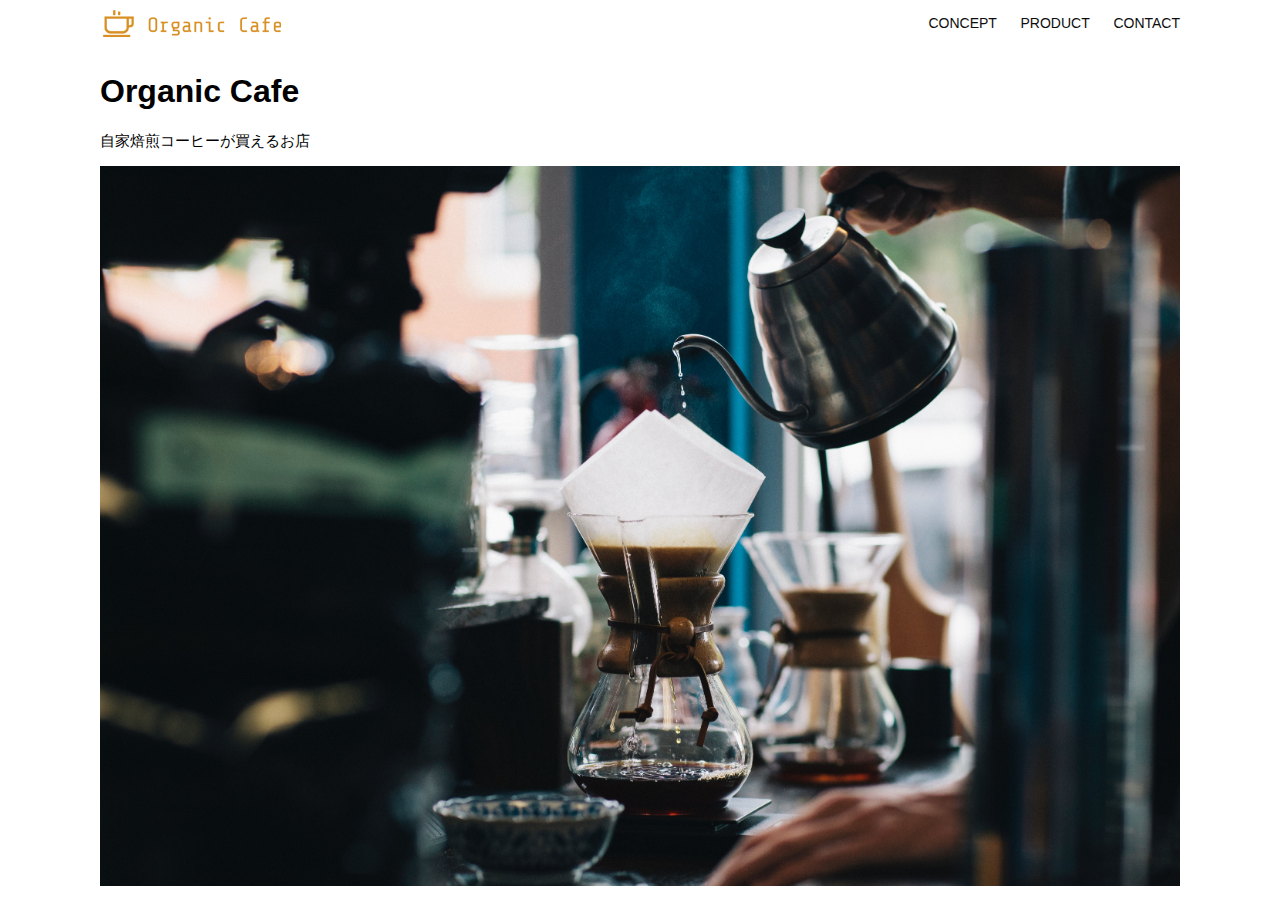
<file: html-css-kadai_013/index.html>
<!DOCTYPE html>
<html>
  <head>
    <title>Organic Cafe</title>
    <meta charset="UTF-8">
    <meta
      name="description"
      content="自家焙煎のコーヒーがお家で楽しめるOrganic Cafe"
    />
    <meta name="viewport" content="width=device-width, initial-scale=1.0">
    <link rel="stylesheet" href="style.css">
  </head>
  <body>
    <!-- ヘッダー -->
    <header>
      <!-- ロゴ -->
      <a href="index.html" id="logo">
        <img src="images/logo.png" alt="トップページに戻る">
      </a>
      <!-- PC用ナビゲーション -->
      <nav id="nav-pc">
        <a href="index.html#concept">CONCEPT</a>
        <a href="index.html#product">PRODUCT</a>
        <a href="index.html#contact">CONTACT</a>
      </nav>
      <img id="menu-sp" src="images/button-menu.png" alt="ナビゲーションを開く" onclick="document.getElementById('nav-sp').style.display = 'block'">

      <nav id="nav-sp">
        <img id="close" src="images/button-close.png" alt="ナビゲーションを閉じる" onclick="document.getElementById('nav-sp').style.display = 'none'">
        <a id="logo-sp" href="index.html" onclick="document.getElementById('nav-sp').style.display = 'none'">
            <img src="images/logo-sp.png" alt="トップページに戻る">
        </a>
        <a class="menu" href="index.html#concept" onclick="document.getElementById('nav-sp').style.display = 'none'">CONCEPT</a>
        <a class="menu" href="index.html#product" onclick="document.getElementById('nav-sp').style.display = 'none'">PRODUCT</a>
        <a class="menu" href="index.html#contact" onclick="document.getElementById('nav-sp').style.display = 'none'">CONTACT</a>
      </nav>  
    </header>

    <main>
      <article>
        <!-- メインビジュアル -->
        <section id="main-visual">
          <div id="main-message">
            <h1>Organic Cafe</h1>
            <p>自家焙煎コーヒーが買えるお店</p>
          </div>
          <img src="images/main-image.jpg" alt="コーヒーをハンドドリップで淹れる画像">
        </section>
      </article>
    </main>
  </body>
</html>
</file>
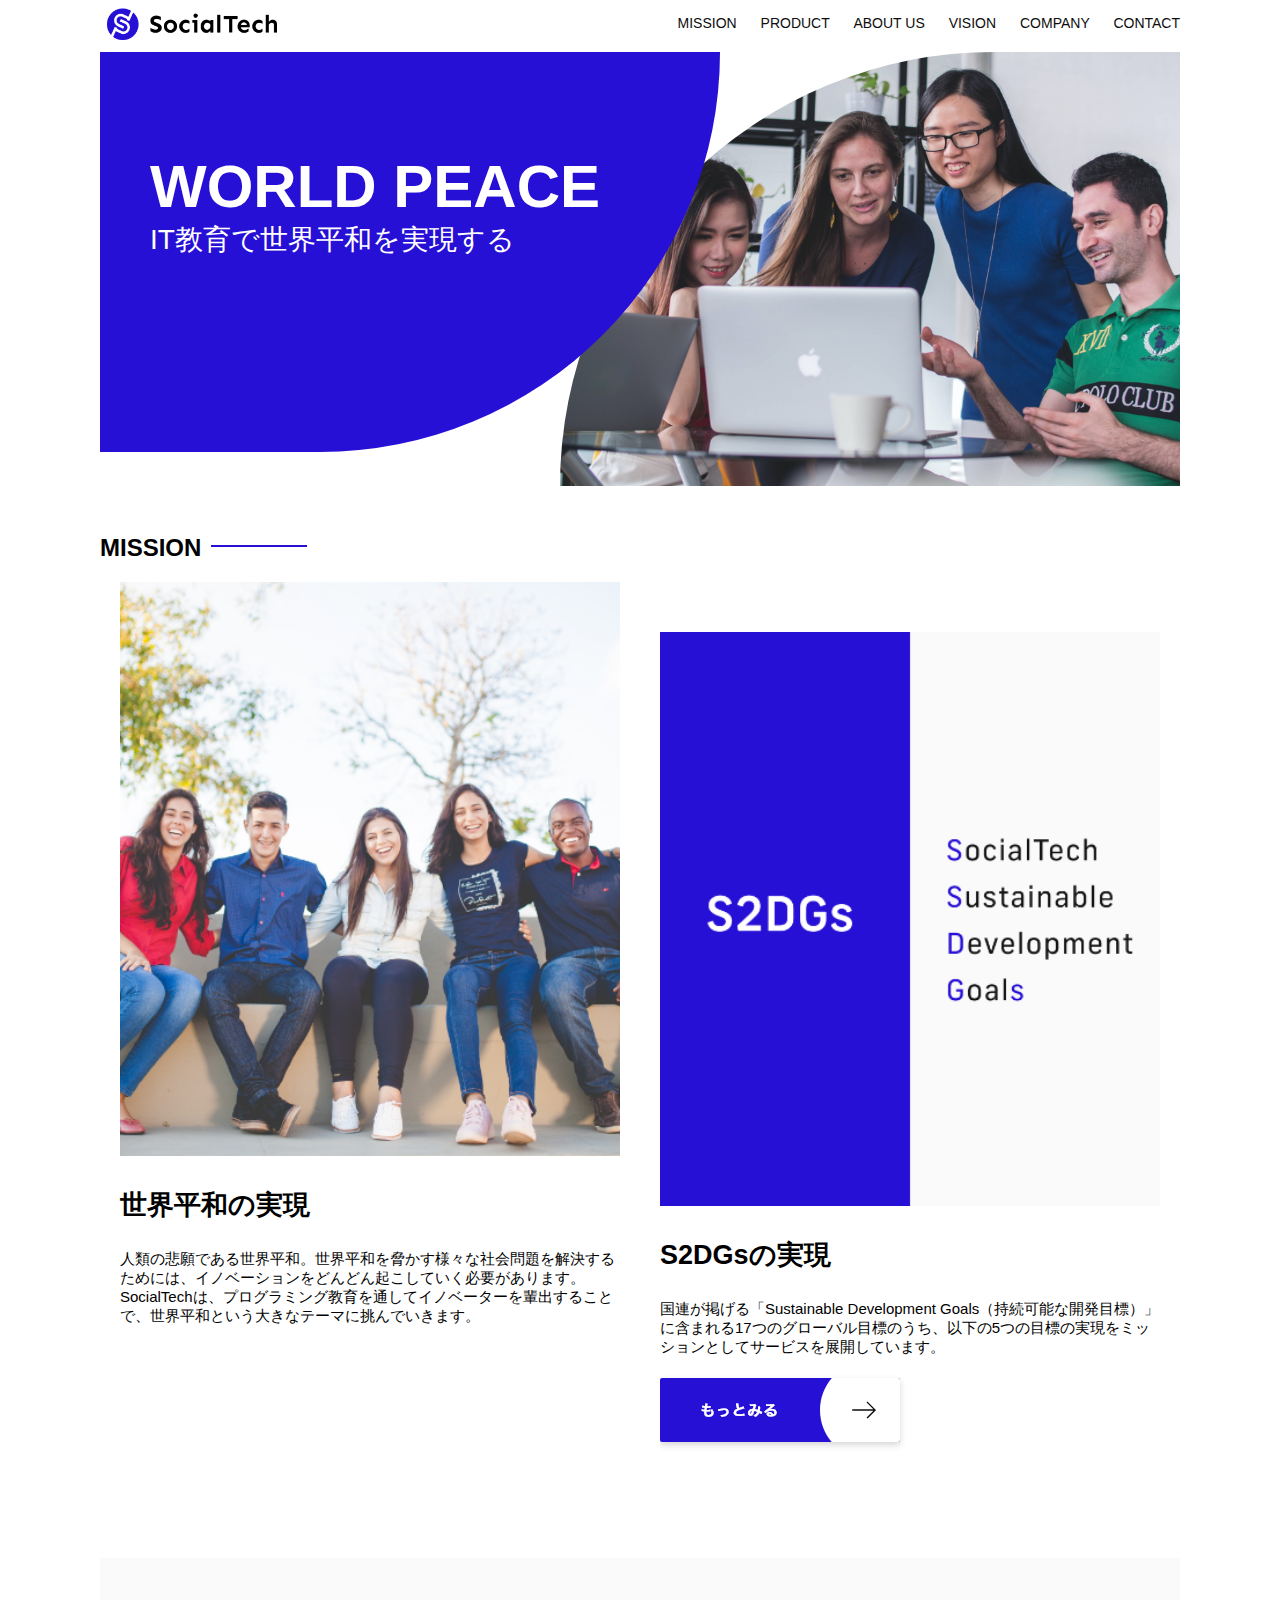
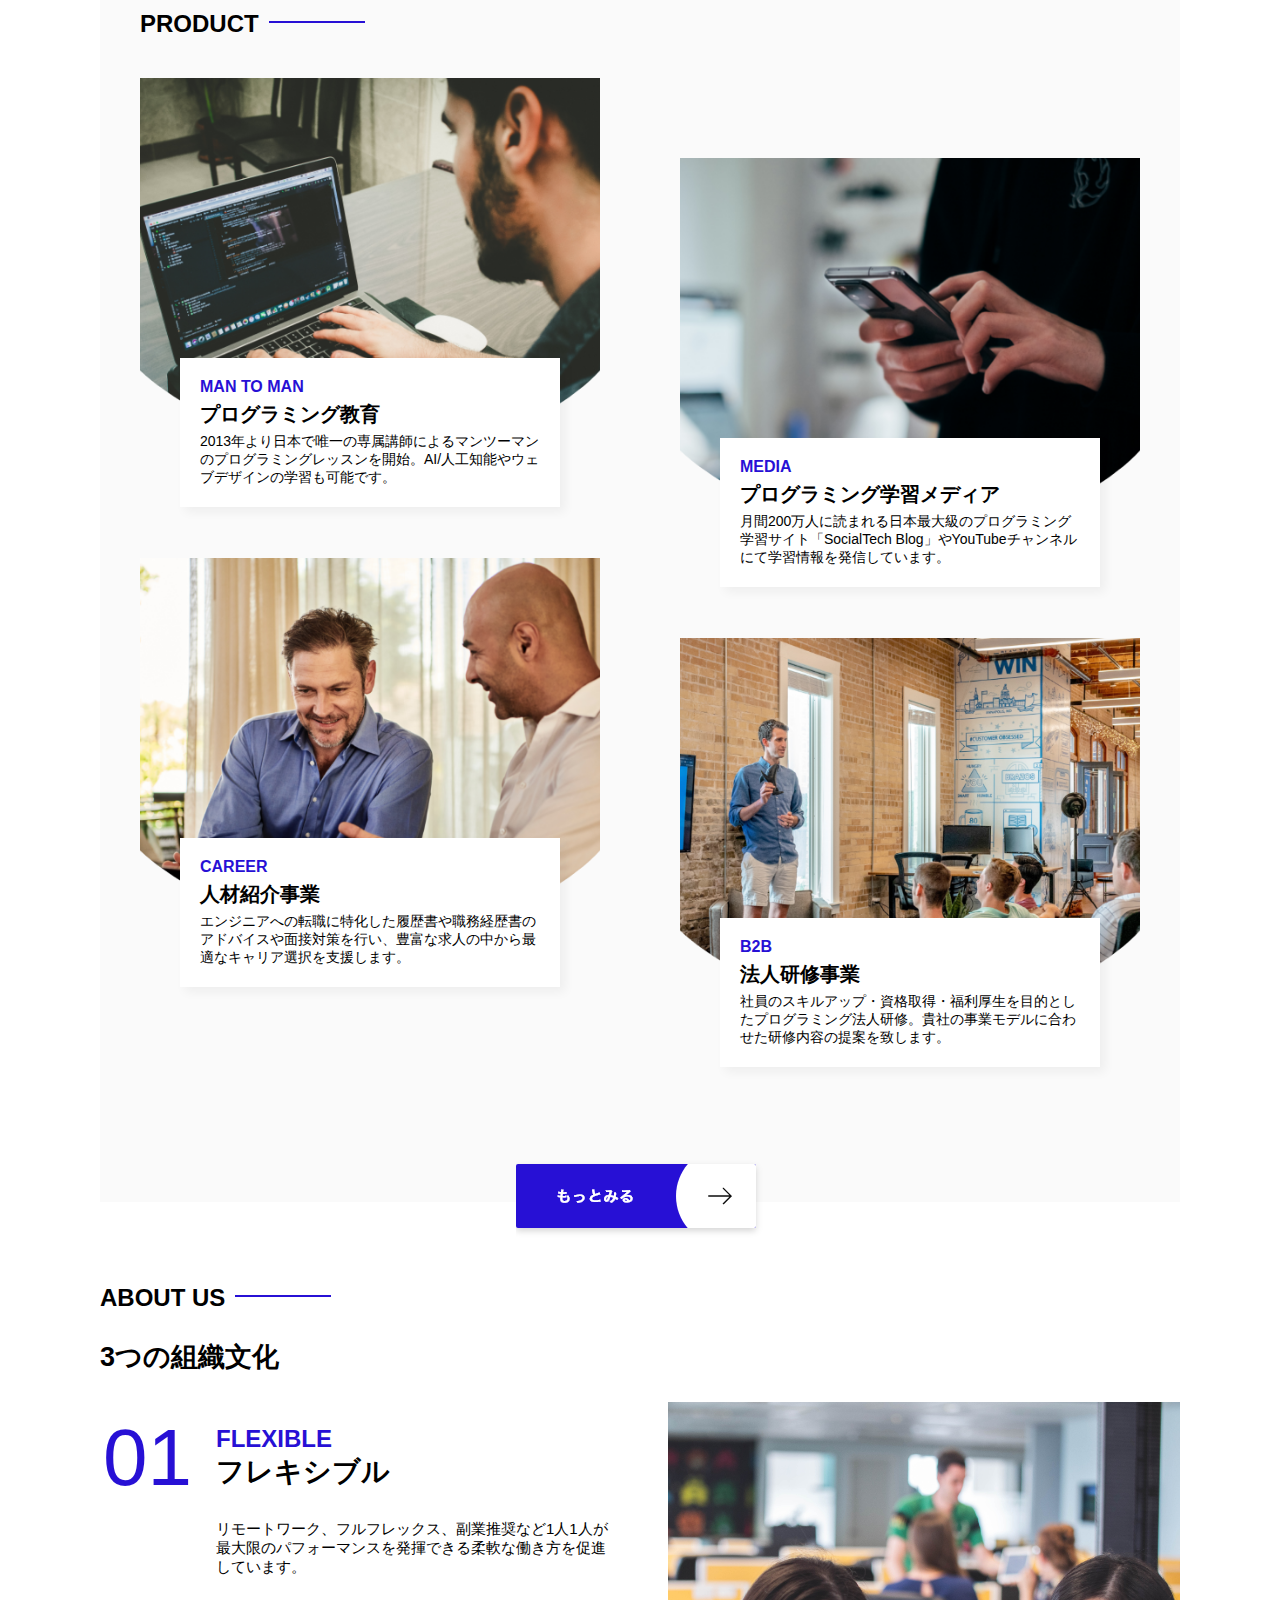
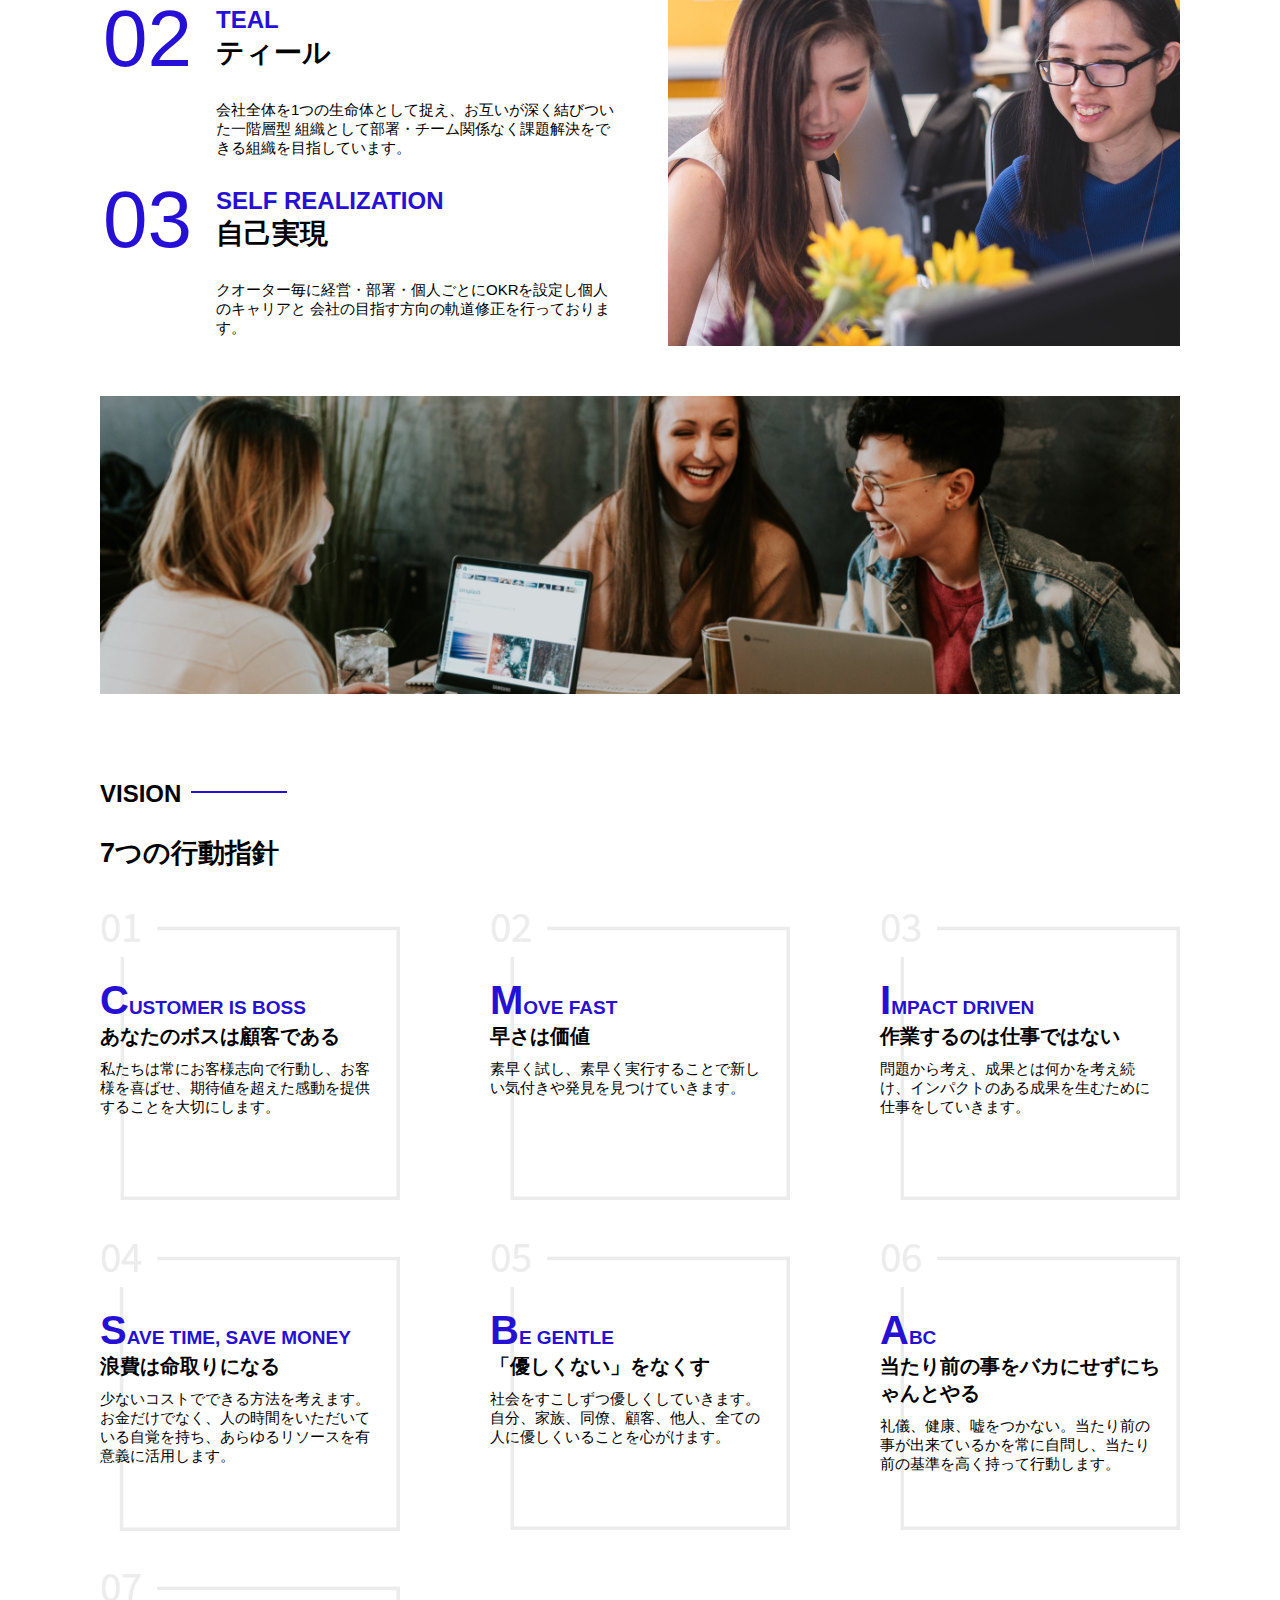
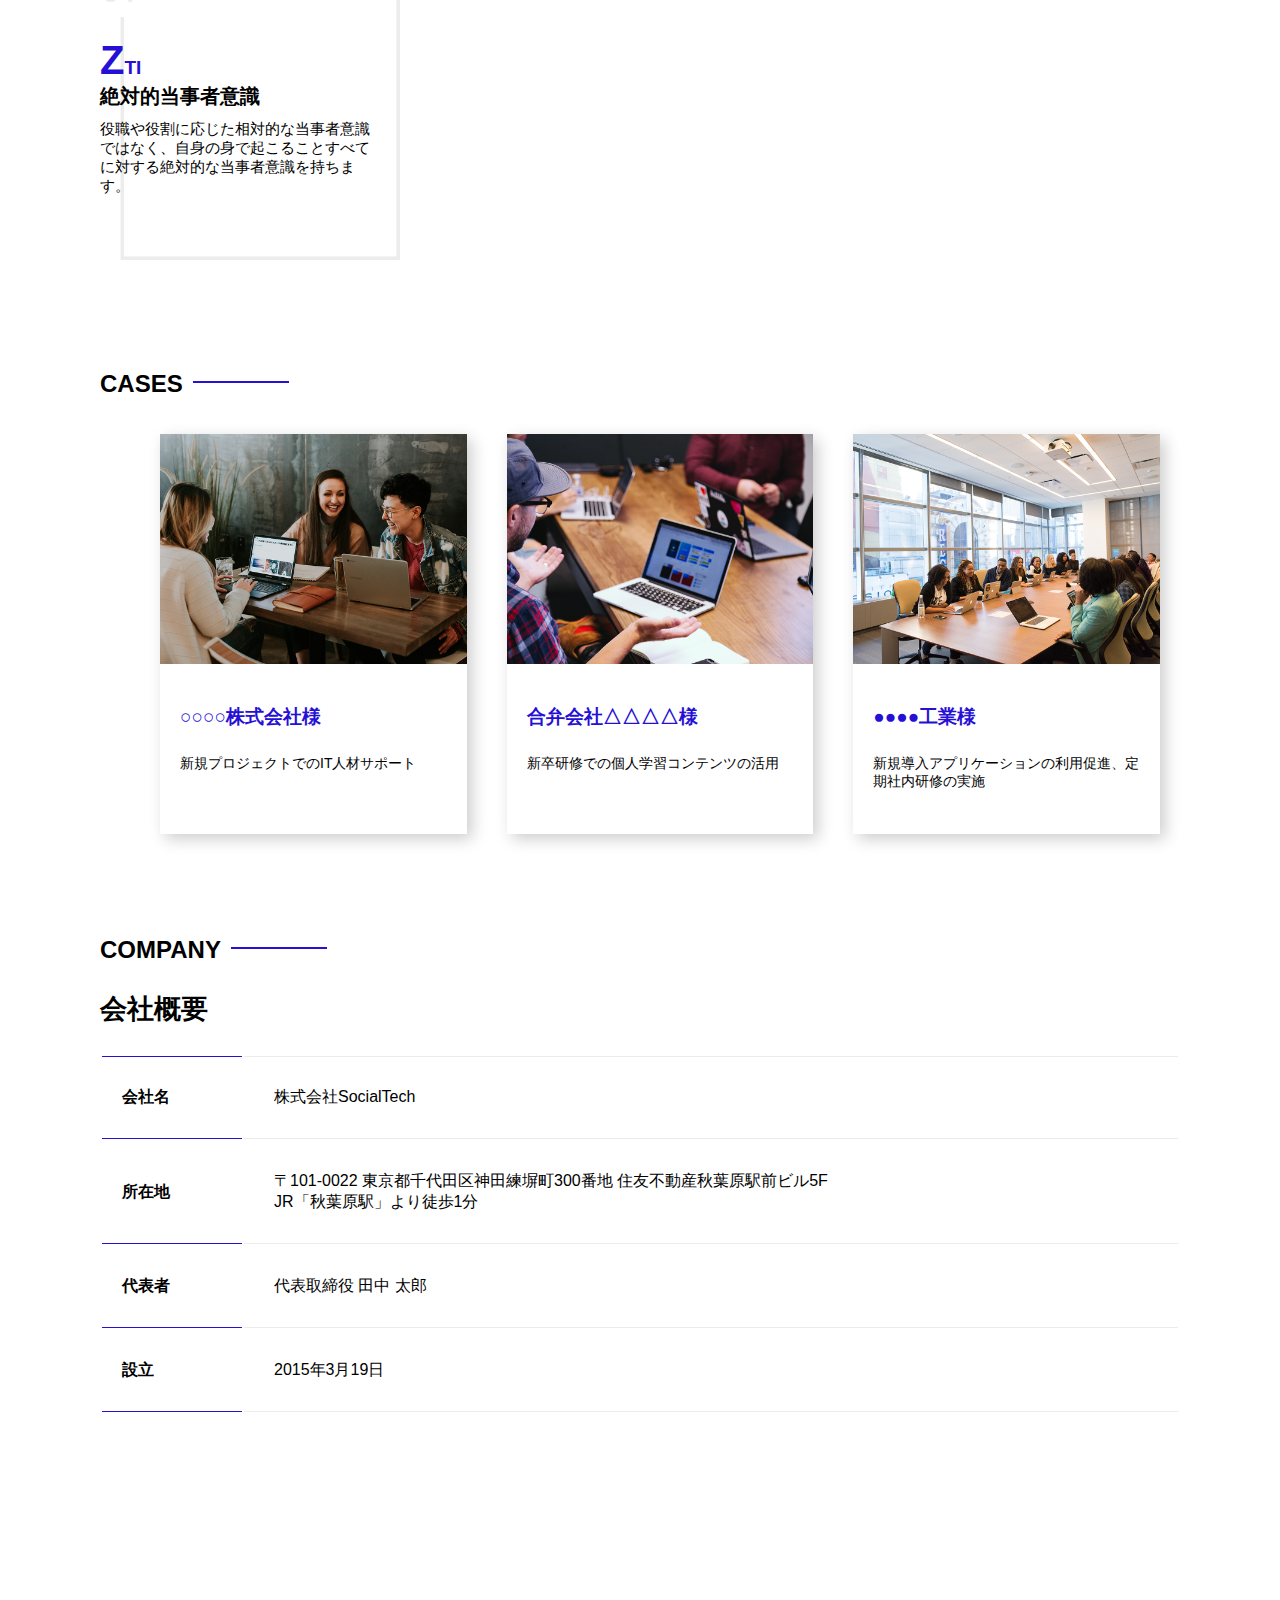
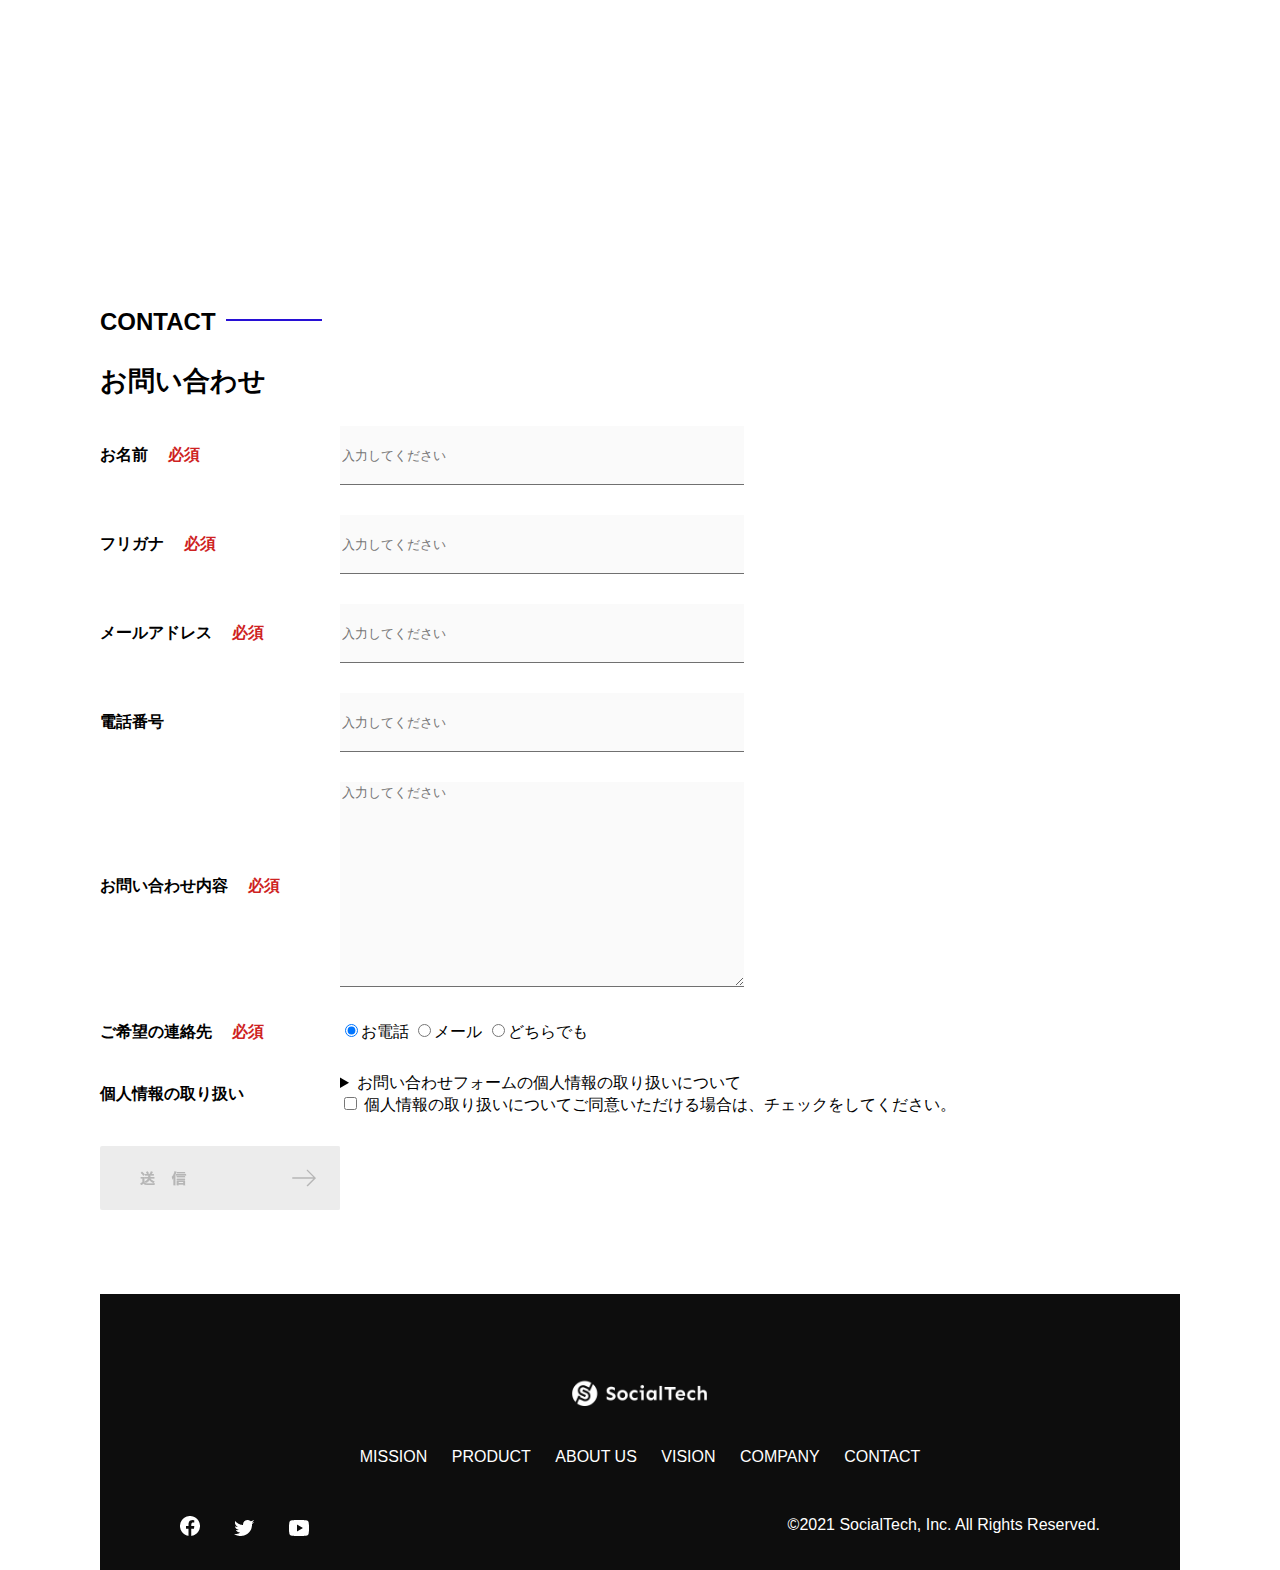
<file: kadai_tutorial_output/index.html>
<!DOCTYPE html>
<html>
    <head>
        <title>SocialTech</title>
        <meta charset="UTF-8">
        <meta name="description" content="SocialTechはEdTech業界のリーディングカンパニーを目指します。">
        <meta name="viewport" content="width=device-width, initial-scale=1.0">
        <link rel="stylesheet" href="style.css.css">
    </head>
    <body>
         
   <header>
     <a href="index.html" id="logo"><img src="images/logo.png" alt="トップページに戻る"></a>

     <nav id="nav-pc">
        <a href="mission.html">MISSION</a>
        <a href="product.html">PRODUCT</a>
        <a href="index.html#aboutus">ABOUT US</a>
        <a href="index.html#vision">VISION</a>
        <a href="index.html#company">COMPANY</a>
        <a href="index.html#contact">CONTACT</a>
      </nav>
      <img id="menu-sp" src="images/button-menu.png" alt="ナビゲーションを開く" onclick="document.getElementById('nav-sp').style.display = 'block'">

      <nav id="nav-sp">
        <img id="close" src="images/button-close.png" alt="ナビゲーションを閉じる" onclick="document.getElementById('nav-sp').style.display = 'none'">
        <a id="logo-sp" href="index.html" onclick="document.getElementById('nav-sp').style.display = 'none'"><img
            src="images/logo-sp.png" alt="トップページに戻る"></a>
        <a class="menu" href="mission.html" onclick="document.getElementById('nav-sp').style.display = 'none'">MISSION</a>
        <a class="menu" href="product.html" onclick="document.getElementById('nav-sp').style.display = 'none'">PRODUCT</a>
        <a class="menu" href="index.html#aboutus" onclick="document.getElementById('nav-sp').style.display = 'none'">ABOUT
          US</a>
        <a class="menu" href="index.html#vision"
          onclick="document.getElementById('nav-sp').style.display = 'none'">VISION</a>
        <a class="menu" href="index.html#company"
          onclick="document.getElementById('nav-sp').style.display = 'none'">COMPANY</a>
        <a class="menu" href="index.html#contact"
          onclick="document.getElementById('nav-sp').style.display = 'none'">CONTACT</a>
        <div id="sns">
          <a href="https://www.facebook.com/sejuku2013"><img src="images/button-facebook.png" alt="Facebookのリンク"></a>
          <a href="https://twitter.com/samuraijuku"><img src="images/button-twitter.png" alt="Twitterのリンク"></a>
          <a href="https://www.youtube.com/channel/UCCFOQO5aDK0xXam4cUQXT8g"><img src="images/button-youtube.png" alt="YouTubeのリンク"></a>
        </div>
      </nav>
</header>

<main>
    <article>
       <section id="main-visual">
        <div id="main-message">
            <h1>WORLD PEACE</h1>
            <p>IT教育で世界平和を実現する</p>
        </div>
        <img src="images/index/index-main.png" alt="PCの周りに集まる多国籍の仲間たち">
      </section>

     <section id="mission">
        <h2 class="index-h2">MISSION</h2>
        <div id="mission-flex">
          <div>
            <img id="mission-photo" src="images/index/index-mission.png" alt="屋外のベンチで写真を撮影する多国籍の仲間たち">
            <h3>世界平和の実現</h3>
            <p>
              人類の悲願である世界平和。世界平和を脅かす様々な社会問題を解決するためには、イノベーションをどんどん起こしていく必要があります。SocialTechは、プログラミング教育を通してイノベーターを輩出することで、世界平和という大きなテーマに挑んでいきます。
             </p>
          </div>
          <div>
            <img id="s2dgs" src="images/index/s2dgs.png" alt="S2DGs">
            <h3>S2DGsの実現</h3>
            <p>国連が掲げる「Sustainable Development Goals（持続可能な開発目標）」に含まれる17つのグローバル目標のうち、以下の5つの目標の実現をミッションとしてサービスを展開しています。</p>
            <a href="mission.html">
              <img src="images/button-more.png" alt="もっとみる">
            </a>
          </div>
        </div>
      </section>

      <section id="product">
        <h2 class="index-h2">PRODUCT</h2>
        <div>
          <div id="product-left">
            <div>
                <img class="product-photo" src="images/index/index-mantoman.png" alt="PCでコードを書く男性">
                <div class="product-explain">
                  <span>MAN TO MAN</span>
                  <h3>プログラミング教育</h3>
                  <p>2013年より日本で唯一の専属講師によるマンツーマンのプログラミングレッスンを開始。AI/人工知能やウェブデザインの学習も可能です。</p>
                </div>
              </div>
              <div>
                <img class="product-photo" src="images/index/index-career.png" alt="笑顔で話し合う2人の男性">
                <div class="product-explain">
                  <span>CAREER</span>
                  <h3>人材紹介事業</h3>
                  <p>エンジニアへの転職に特化した履歴書や職務経歴書のアドバイスや面接対策を行い、豊富な求人の中から最適なキャリア選択を支援します。</p>
                </div>
              </div>
          </div>
          <div id="product-right">
            <div>
                <img class="product-photo" src="images/index/index-media.png" alt="スマートフォンを操作する人">
                <div class="product-explain">
                  <span>MEDIA</span>
                  <h3>プログラミング学習メディア</h3>
                  <p>月間200万人に読まれる日本最大級のプログラミング学習サイト「SocialTech Blog」やYouTubeチャンネルにて学習情報を発信しています。</p>
                </div>
              </div>
              <div>
                <img class="product-photo" src="images/index/index-b2b.png" alt="講演中の男性とそれを聴く人々">
                <div class="product-explain">
                  <span>B2B</span>
                  <h3>法人研修事業</h3>
                  <p>社員のスキルアップ・資格取得・福利厚生を目的としたプログラミング法人研修。貴社の事業モデルに合わせた研修内容の提案を致します。</p>
                </div>
              </div>
            </div>
          </div>
          <div>
            <a id="product-more" href="product.html">
              <img src="images/button-more.png" alt="もっとみる">
            </a>
          </div>
      </section>

       <section id="aboutus">
        <h2 class="index-h2">ABOUT US</h2>
        <h3>3つの組織文化</h3>
        <div>
            <table class="culture-table">
                <tr>
                  <td>
                    <span class="culture-num">01</span>
                  </td>
                  <td>
                    <span class="culture-en">FLEXIBLE</span>
                    <span class="culture-jp">フレキシブル</span>
                  </td>
                </tr>
                <tr>
                  <td>

                  </td>
                  <td>
                    <p class="culture-description">
                      リモートワーク、フルフレックス、副業推奨など1人1人が最大限のパフォーマンスを発揮できる柔軟な働き方を促進しています。
                    </p>
                  </td>
                </tr>
                <tr>
                  <td>
                    <span class="culture-num">02</span>
                  </td>
                  <td>
                    <span class="culture-en">TEAL</span>
                    <span class="culture-jp">ティール</span>
                  </td>
                </tr>
                <tr>
                  <td>
                  
                  </td>
                  <td>
                    <p class="culture-description">
                      会社全体を1つの生命体として捉え、お互いが深く結びついた一階層型
                      組織として部署・チーム関係なく課題解決をできる組織を目指しています。
                    </p>
                  </td>
                </tr>
                <tr>
                  <td>
                    <span class="culture-num">03</span>
                  </td>
                  <td>
                    <span class="culture-en">SELF REALIZATION</span>
                    <span class="culture-jp">自己実現</span>
                  </td>
                </tr>
                <tr>
                  <td>
                    
                  </td>
                  <td>
                    <p class="culture-description">
                      クオーター毎に経営・部署・個人ごとにOKRを設定し個人のキャリアと
                      会社の目指す方向の軌道修正を行っております。
                    </p>
                  </td>
                </tr>
              </table>
              <img class="culture-img" src="images/index/index-aboutus1.png" alt="笑顔で話し合う2人の女性">
        </div>
        <img class="culture-img2" src="images/index/index-aboutus2.png" alt="笑顔で話し合う3人の男女">
      </section>

       <section id="vision">
        <h2 class="index-h2">VISION</h2>
        <h3>7つの行動指針</h3>
        <div>
            <div class="vision-box">
                <img src="images/index/vision-01.png" alt="01">
                <span>
                  <h4>CUSTOMER IS BOSS</h4>
                  <h5>あなたのボスは顧客である</h5>
                  <p>私たちは常にお客様志向で行動し、お客様を喜ばせ、期待値を超えた感動を提供することを大切にします。</p>
                </span>
            </div>  
              <div class="vision-box">
                <img src="images/index/vision-02.png" alt="02">
                <span>
                  <h4>MOVE FAST</h4>
                  <h5>早さは価値</h5>
                  <p>素早く試し、素早く実行することで新しい気付きや発見を見つけていきます。</p>
                </span>
              </div>
             
              <div class="vision-box">
                <img src="images/index/vision-03.png" alt="03">
                <span>
                  <h4>IMPACT DRIVEN</h4>
                  <h5>作業するのは仕事ではない</h5>
                  <p>問題から考え、成果とは何かを考え続け、インパクトのある成果を生むために仕事をしていきます。</p>
                </span>
              </div>
              <div class="vision-box">
                <img src="images/index/vision-04.png" alt="04">
                <span>
                  <h4>SAVE TIME, SAVE MONEY</h4>
                  <h5>浪費は命取りになる</h5>
                  <p>少ないコストでできる方法を考えます。お金だけでなく、人の時間をいただいている自覚を持ち、あらゆるリソースを有意義に活用します。</p>
                </span>
              </div>
              <div class="vision-box">
                <img src="images/index/vision-05.png" alt="05">
                <span>
                  <h4>BE GENTLE</h4>
                  <h5>「優しくない」をなくす</h5>
                  <p>社会をすこしずつ優しくしていきます。自分、家族、同僚、顧客、他人、全ての人に優しくいることを心がけます。</p>
                </span>
              </div>
              <div class="vision-box">
                <img src="images/index/vision-06.png" alt="06">
                <span>
                  <h4>ABC</h4>
                  <h5>当たり前の事をバカにせずにちゃんとやる</h5>
                  <p>礼儀、健康、嘘をつかない。当たり前の事が出来ているかを常に自問し、当たり前の基準を高く持って行動します。</p>
                </span>
              </div>
              <div class="vision-box">
                <img src="images/index/vision-07.png" alt="07">
                <span>
                  <h4>ZTI</h4>
                  <h5>絶対的当事者意識</h5>
                  <p>役職や役割に応じた相対的な当事者意識ではなく、自身の身で起こることすべてに対する絶対的な当事者意識を持ちます。</p>
                </span>
              </div>
        </div>
      </section>

      <section id="cases">
        <h2 class="index-h2">CASES</h2>
        <ul>
          <li class="case-card">
            <img
              class="case-img"
              src="images/index/case-1.png"
              alt="仲良く語り合う3人"
            >
            <div class="case-info">
              <h4 class="case-name">○○○○株式会社様</h4>
              <p class="case-content">新規プロジェクトでのIT人材サポート</p>
            </div>
          </li>
          <li class="case-card">
            <img
              class="case-img"
              src="images/index/case-2.png"
              alt="PCでコンテンツを見る"
            >
            <div class="case-info">
              <h4 class="case-name">合弁会社△△△△様</h4>
              <p class="case-content">新卒研修での個人学習コンテンツの活用</p>
            </div>
          </li>
          <li class="case-card">
            <img
              class="case-img"
              src="images/index/case-3.png"
              alt="社内研修中の会議室"
            >
            <div class="case-info">
              <h4 class="case-name">●●●●工業様</h4>
              <p class="case-content">
                新規導入アプリケーションの利用促進、定期社内研修の実施
              </p>
            </div>
          </li>
        </ul>
      </section>

       <section id="company">
        <h2 class="index-h2">COMPANY</h2>
        <h3>会社概要</h3>
        <table id="company-table">
            <tr>
              <th class="tableheader-first">会社名</th>
              <td class="cell-first">株式会社SocialTech</td>
            </tr>
            <tr>
              <th class="tableheader">所在地</th>
              <td class="cell">〒101-0022 東京都千代田区神田練塀町300番地 住友不動産秋葉原駅前ビル5F<br>JR「秋葉原駅」より徒歩1分</td>
            </tr>
            <tr>
              <th class="tableheader">代表者</th>
              <td class="cell">代表取締役 田中 太郎</td>
            </tr>
            <tr>
              <th class="tableheader">設立</th>
              <td class="cell">2015年3月19日</td>
            </tr>
          </table>
          <iframe
          src="https://www.google.com/maps/embed?pb=!1m18!1m12!1m3!1d3240.0688551336807!2d139.7720776771055!3d35.69992317258124!2m3!1f0!2f0!3f0!3m2!1i1024!2i768!4f13.1!3m3!1m2!1s0x60188fee13660e23%3A0x77137876edf742ac!2z5L2P5Y-L5LiN5YuV55Sj56eL6JGJ5Y6f6aeF5YmN44OT44Or!5e0!3m2!1sja!2sjp!4v1704858013291!5m2!1sja!2sjp"
          style="border:0;" allowfullscreen="" loading="lazy">
        </iframe>
      </section>

      <section id="contact">
        <h2 class="index-h2">CONTACT</h2>
        <h3>お問い合わせ</h3>
        <form>
            <div>
                <div class="contact-heading">
                  <label class="contact-label">お名前<span class="contact-span">必須</span></label>
                </div>
                <div>
                  <input type="text" name="name" placeholder="入力してください" class="contact-textbox">
                </div>
              </div>
              <div>
                <div class="contact-heading">
                  <label class="contact-label">フリガナ<span class="contact-span">必須</span></label>
                </div>
                <div>
                  <input type="text" name="hurigana" placeholder="入力してください" class="contact-textbox">
                </div>
              </div>
              <div>
                <div class="contact-heading">
                  <label class="contact-label">メールアドレス<span class="contact-span">必須</span></label>
                </div>
                <div>
                  <input type="text" name="email" placeholder="入力してください" class="contact-textbox">
                </div>
              </div>
              <div>
                <div class="contact-heading">
                  <label class="contact-label">電話番号</label>
                </div>
                <div>
                  <input type="text" name="tel" placeholder="入力してください" class="contact-textbox">
                </div>
              </div>
              <div>
                <div class="contact-heading">
                  <label class="contact-label">お問い合わせ内容<span class="contact-span">必須</span></label>
                </div>
                <div>
                  <textarea class="contact-textarea" placeholder="入力してください" name="message"></textarea>
                </div>
              </div>
              <div>
                <div class="contact-heading">
                  <label class="contact-label">ご希望の連絡先<span class="contact-span">必須</span></label>
                </div>
                <div>
                  <input class="radiobutton" type="radio" value="tel" name="contact" checked>お電話<label></label>
                  <input class="radiobutton" type="radio" value="mail" name="contact"><label>メール</label>
                  <input class="radiobutton" type="radio" value="both" name="contact"><label>どちらでも</label>
                </div>
              </div>
              <div>
                <div class="contact-heading">
                  <label class="contact-label">個人情報の取り扱い</label>
                </div>
                <div>
                  <details>
                    <summary>お問い合わせフォームの個人情報の取り扱いについて</summary>
                    <div>
                      <span>１．組織の名称又は氏名</span><br>
                      株式会社SocialTech<br><br>
                      <span>２．個人情報保護管理者（若しくはその代理人）の氏名又は職名、所属及び連絡先
                        鈴木 一郎 コーポレート部</span><br>
                        メールアドレス：samurai@example.com<br>
                        TEL：03-1234-5678<br>
                      <span>３．個人情報の利用目的</span><br>
                      ・本サービス及び本サービスに関連する情報の提供又はそれらに関する連絡のため<br>
                      ・ユーザーの本人確認のため <br>
                      ・当社サービスのご案内のため<br>
                      ・当社の商品等の広告または宣伝（電子メールによるものを含むものとします。）<br><br>
                      <span>４．個人情報の取り扱い業務の委託</span><br>
                      個人情報の取扱業務の全部または一部を外部に業務委託する場合があります。<br>
                      その際、弊社は、個人情報を適切に保護できる管理体制を敷き実行していることを条件として<br>
                      委託先を厳選したうえで、機密保持契約を委託先と締結し、お客様の個人情報を厳密に管理させます。<br><br>
                      <span>５．個人情報の開示等の請求</span><br>
                      お客様は、弊社に対してご自身の個人情報の開示等（利用目的の通知、開示、内容の訂正・追加・削除、利用の停止または消去、第三者への提供の停止）に関して、当社問合わせ窓口に申し出ることができます。<br>
                      その際、弊社はお客様ご本人を確認させていただいたうえで、合理的な期間内に対応いたします。<br><br>
                      なお、個人情報に関する弊社問合わせ先は、次の通りです。<br><br>
                      株式会社SocialTech　個人情報問合せ窓口<br>
                      〒101-0022 東京都千代田区神田練塀町300番地 住友不動産秋葉原駅前ビル5F<br>
                      メールアドレス：samurai@example.com　TEL：03-1234-5678<br><br>
                      <span>６．個人情報を提供されることの任意性について</span><br><br>
                      お客様がご自身の個人情報を弊社に提供されるか否かは、お客様のご判断によりますが、もしご提供されない場合には、適切なサービスが提供できない場合がありますので予めご了承ください。
                    </div>
                  </details>
                  <input type="checkbox" name="agree">
                  <span>個人情報の取り扱いについてご同意いただける場合は、チェックをしてください。</span>
                </div>
              </div>
              <input type="image" src="images/button-submit.png" alt="送信する">
        </form>
      </section>
    </article>

    <footer>
        <div id="footer-logo">
          <img src="images/logo-sp.png" alt="SocialTech">
        </div>
        <div id="footer-link">
            <a href="mission.html">MISSION</a>
            <a href="product.html">PRODUCT</a>
            <a href="index.html#aboutus">ABOUT US</a>
            <a href="index.html#vision">VISION</a>
            <a href="index.html#company">COMPANY</a>
            <a href="index.html#contact">CONTACT</a>
          </div>
          <div id="sns-footer">
            <a href="https://www.facebook.com/sejuku2013"><img src="images/button-facebook.png" alt="Facebookのリンク"></a>
            <a href="https://twitter.com/samuraijuku"><img src="images/button-twitter.png" alt="Twitterのリンク"></a>
            <a href="https://www.youtube.com/channel/UCCFOQO5aDK0xXam4cUQXT8g"><img src="images/button-youtube.png" alt="YouTubeのリンク"></a>
            <span id="copyright">&copy;2021 SocialTech, Inc. All Rights Reserved. </span>
          </div>
      </footer>
  </main>
    </body>
    </html>
</file>
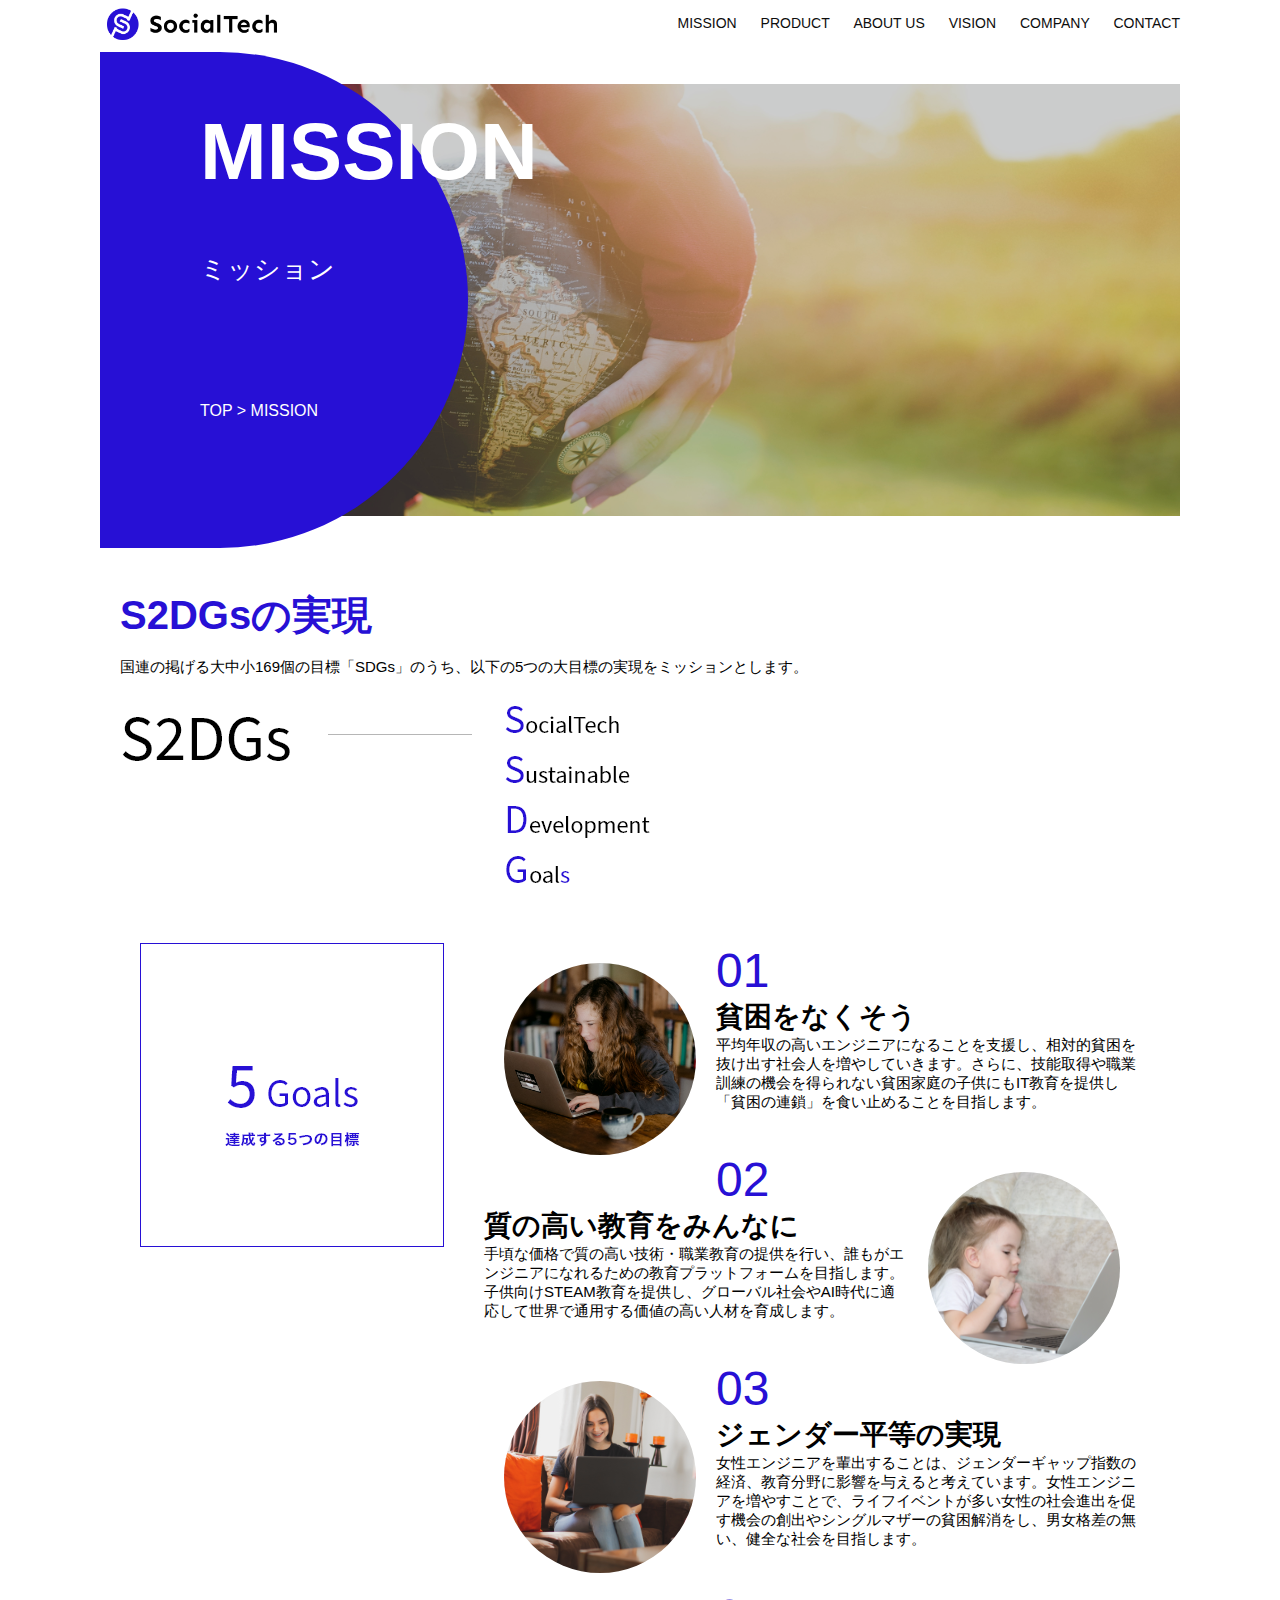
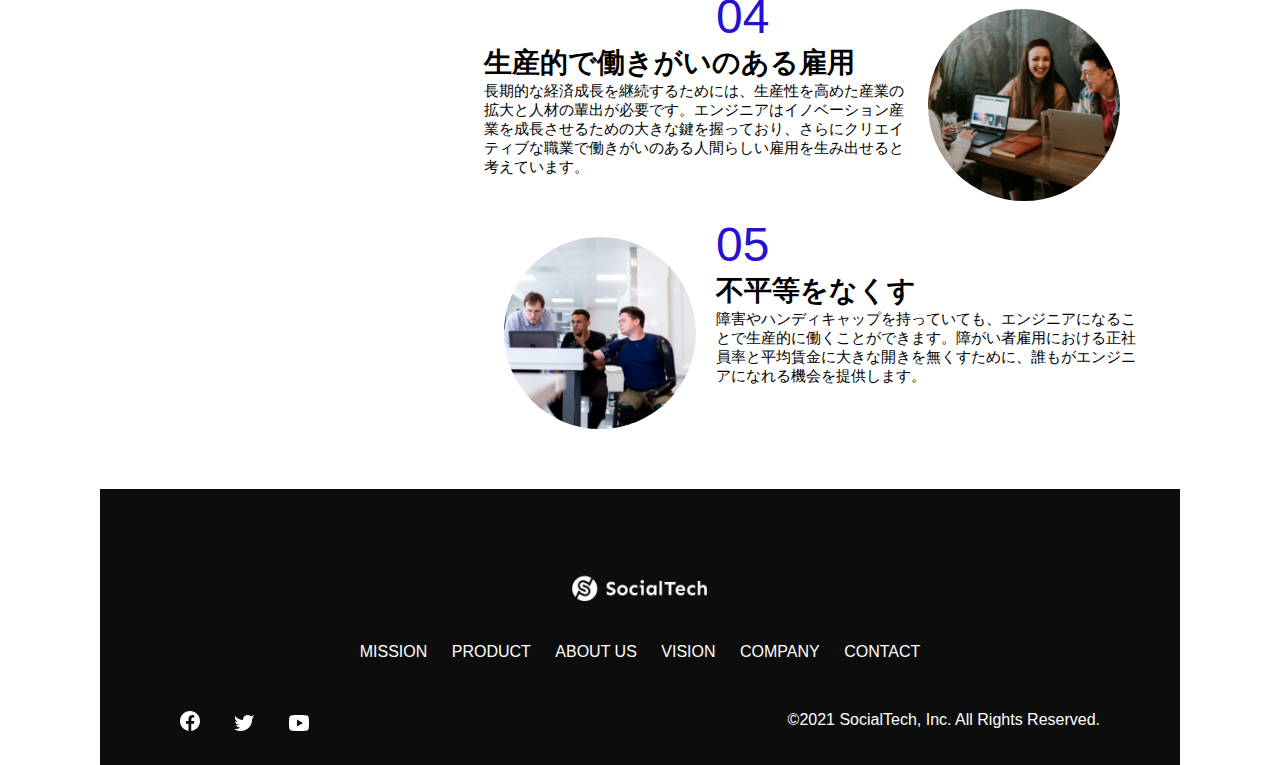
<file: kadai_tutorial_output/mission.html>
<!DOCTYPE html>
  <html>
  <head>
    <title>SocialTech - MISSION ミッション -</title>
    <meta charset="UTF-8">
    <meta name="description" content="SocialTechが目指す5つの目標（S2DGs）を紹介します">
    <meta name="viewport" content="width=device-width, initial-scale=1.0">
    <link rel="stylesheet" href="style.css.css">
  </head>
 
  <body>
    <!-- ヘッダー -->
    <header>
      <!-- ロゴ -->
      <a href="index.html" id="logo"><img src="images/logo.png" alt="トップページに戻る"></a>
  
      <!-- PC用ナビゲーション -->
      <nav id="nav-pc">
        <a href="mission.html">MISSION</a>
        <a href="product.html">PRODUCT</a>
        <a href="index.html#aboutus">ABOUT US</a>
        <a href="index.html#vision">VISION</a>
        <a href="index.html#company">COMPANY</a>
        <a href="index.html#contact">CONTACT</a>
      </nav>
  
      <!-- スマホ用メニューボタン -->
      <img id="menu-sp" src="images/button-menu.png" alt="ナビゲーションを開く" onclick="document.getElementById('nav-sp').style.display = 'block'">
  
      <!-- スマホ用ナビゲーション -->
      <nav id="nav-sp">
        <img id="close" src="images/button-close.png" alt="ナビゲーションを閉じる" onclick="document.getElementById('nav-sp').style.display = 'none'">
        <a id="logo-sp" href="index.html" onclick="document.getElementById('nav-sp').style.display = 'none'"><img
            src="images/logo-sp.png" alt="トップページに戻る"></a>
        <a class="menu" href="mission.html" onclick="document.getElementById('nav-sp').style.display = 'none'">MISSION</a>
        <a class="menu" href="product.html" onclick="document.getElementById('nav-sp').style.display = 'none'">PRODUCT</a>
        <a class="menu" href="index.html#aboutus" onclick="document.getElementById('nav-sp').style.display = 'none'">ABOUT
          US</a>
        <a class="menu" href="index.html#vision"
          onclick="document.getElementById('nav-sp').style.display = 'none'">VISION</a>
        <a class="menu" href="index.html#company"
          onclick="document.getElementById('nav-sp').style.display = 'none'">COMPANY</a>
        <a class="menu" href="index.html#contact"
          onclick="document.getElementById('nav-sp').style.display = 'none'">CONTACT</a>
        <div id="sns">
          <a href="https://www.facebook.com/sejuku2013"><img src="images/button-facebook.png" alt="Facebookのリンク"></a>
          <a href="https://twitter.com/samuraijuku"><img src="images/button-twitter.png" alt="Twitterのリンク"></a>
          <a href="https://www.youtube.com/channel/UCCFOQO5aDK0xXam4cUQXT8g"><img src="images/button-youtube.png" alt="YouTubeのリンク"></a>
        </div>
      </nav>
    </header>
    <main>
      <article>
        <section id="mission-main">
            <div id="mission-title">
              <h1>MISSION</h1>
              <span>ミッション</span>
              <div>TOP > MISSION</div>
            </div>
          </section>
          <section id="mission-s2dgs">
            <h2 class="mission-h2">S2DGsの実現</h2>
            <p>国連の掲げる大中小169個の目標「SDGs」のうち、以下の5つの大目標の実現をミッションとします。</p>
            <img src="images/mission/mission-s2dgs.png" alt="S2DGs">
          </section>
          <section id="mission-5goals">
            <div>
              <img id="s2dgs-image" src="images/mission/mission-5goals.png" alt="5Goals">
            </div>
            <div>
                <div>
                  <img class="fivegoals-image-left" src="images/mission/mission-5goals01.png" alt="PCを操作する女の子">
                  <span class="fivegoals-number">01</span>
                  <h3 class="fivegoals-h3">貧困をなくそう</h3>
                  <p class="fivegoals-p">
                    平均年収の高いエンジニアになることを支援し、相対的貧困を抜け出す社会人を増やしていきます。さらに、技能取得や職業訓練の機会を得られない貧困家庭の子供にもIT教育を提供し「貧困の連鎖」を食い止めることを目指します。
                  </p>
                </div>
        
                <div>
                  <img class="fivegoals-image-right" src="images/mission/mission-5goals02.png" alt="PCを見つめる小さい女の子">
                  <span class="fivegoals-number">02</span>
                  <h3 class="fivegoals-h3">質の高い教育をみんなに</h3>
                  <p class="fivegoals-p">
                    手頃な価格で質の高い技術・職業教育の提供を行い、誰もがエンジニアになれるための教育プラットフォームを目指します。子供向けSTEAM教育を提供し、グローバル社会やAI時代に適応して世界で通用する価値の高い人材を育成します。
                  </p>
                </div>
        
                <div>
                  <img class="fivegoals-image-left" src="images/mission/mission-5goals03.png" alt="PCを操作する女性">
                  <span class="fivegoals-number">03</span>
                  <h3 class="fivegoals-h3">ジェンダー平等の実現</h3>
                  <p class="fivegoals-p">
                    女性エンジニアを輩出することは、ジェンダーギャップ指数の経済、教育分野に影響を与えると考えています。女性エンジニアを増やすことで、ライフイベントが多い女性の社会進出を促す機会の創出やシングルマザーの貧困解消をし、男女格差の無い、健全な社会を目指します。
                  </p>
                </div>
        
                <div>
                  <img class="fivegoals-image-right" src="images/mission/mission-5goals04.png" alt="笑顔で話し合う3人の男女">
                  <span class="fivegoals-number">04</span>
                  <h3 class="fivegoals-h3">生産的で働きがいのある雇用</h3>
                  <p class="fivegoals-p">
                    長期的な経済成長を継続するためには、生産性を高めた産業の拡大と人材の輩出が必要です。エンジニアはイノベーション産業を成長させるための大きな鍵を握っており、さらにクリエイティブな職業で働きがいのある人間らしい雇用を生み出せると考えています。
                  </p>
                </div>
        
                <div>
                  <img class="fivegoals-image-left" src="images/mission/mission-5goals05.png" alt="障害を持つ男性が生き生きと働く様子">
                  <span class="fivegoals-number">05</span>
                  <h3 class="fivegoals-h3">不平等をなくす</h3>
                  <p class="fivegoals-p">
                    障害やハンディキャップを持っていても、エンジニアになることで生産的に働くことができます。障がい者雇用における正社員率と平均賃金に大きな開きを無くすために、誰もがエンジニアになれる機会を提供します。
                  </p>
                </div>
              </div>
          </section>
      </article>

      <footer>
        <div id="footer-logo">
          <img src="images/logo-sp.png" alt="SocialTech">
        </div>
        <div id="footer-link">
          <a href="mission.html">MISSION</a>
          <a href="product.html">PRODUCT</a>
          <a href="index.html#aboutus">ABOUT US</a>
          <a href="index.html#vision">VISION</a>
          <a href="index.html#company">COMPANY</a>
          <a href="index.html#contact">CONTACT</a>
        </div>
        <div id="sns-footer">
          <a href="https://www.facebook.com/sejuku2013"><img src="images/button-facebook.png" alt="Facebookのリンク"></a>
          <a href="https://twitter.com/samuraijuku"><img src="images/button-twitter.png" alt="Twitterのリンク"></a>
          <a href="https://www.youtube.com/channel/UCCFOQO5aDK0xXam4cUQXT8g"><img src="images/button-youtube.png" alt="YouTubeのリンク"></a>
          <span id="copyright">&copy;2021 SocialTech, Inc. All Rights Reserved. </span>
        </div>
      </footer>
    </main>
  </body>
 
  </html>
</file>
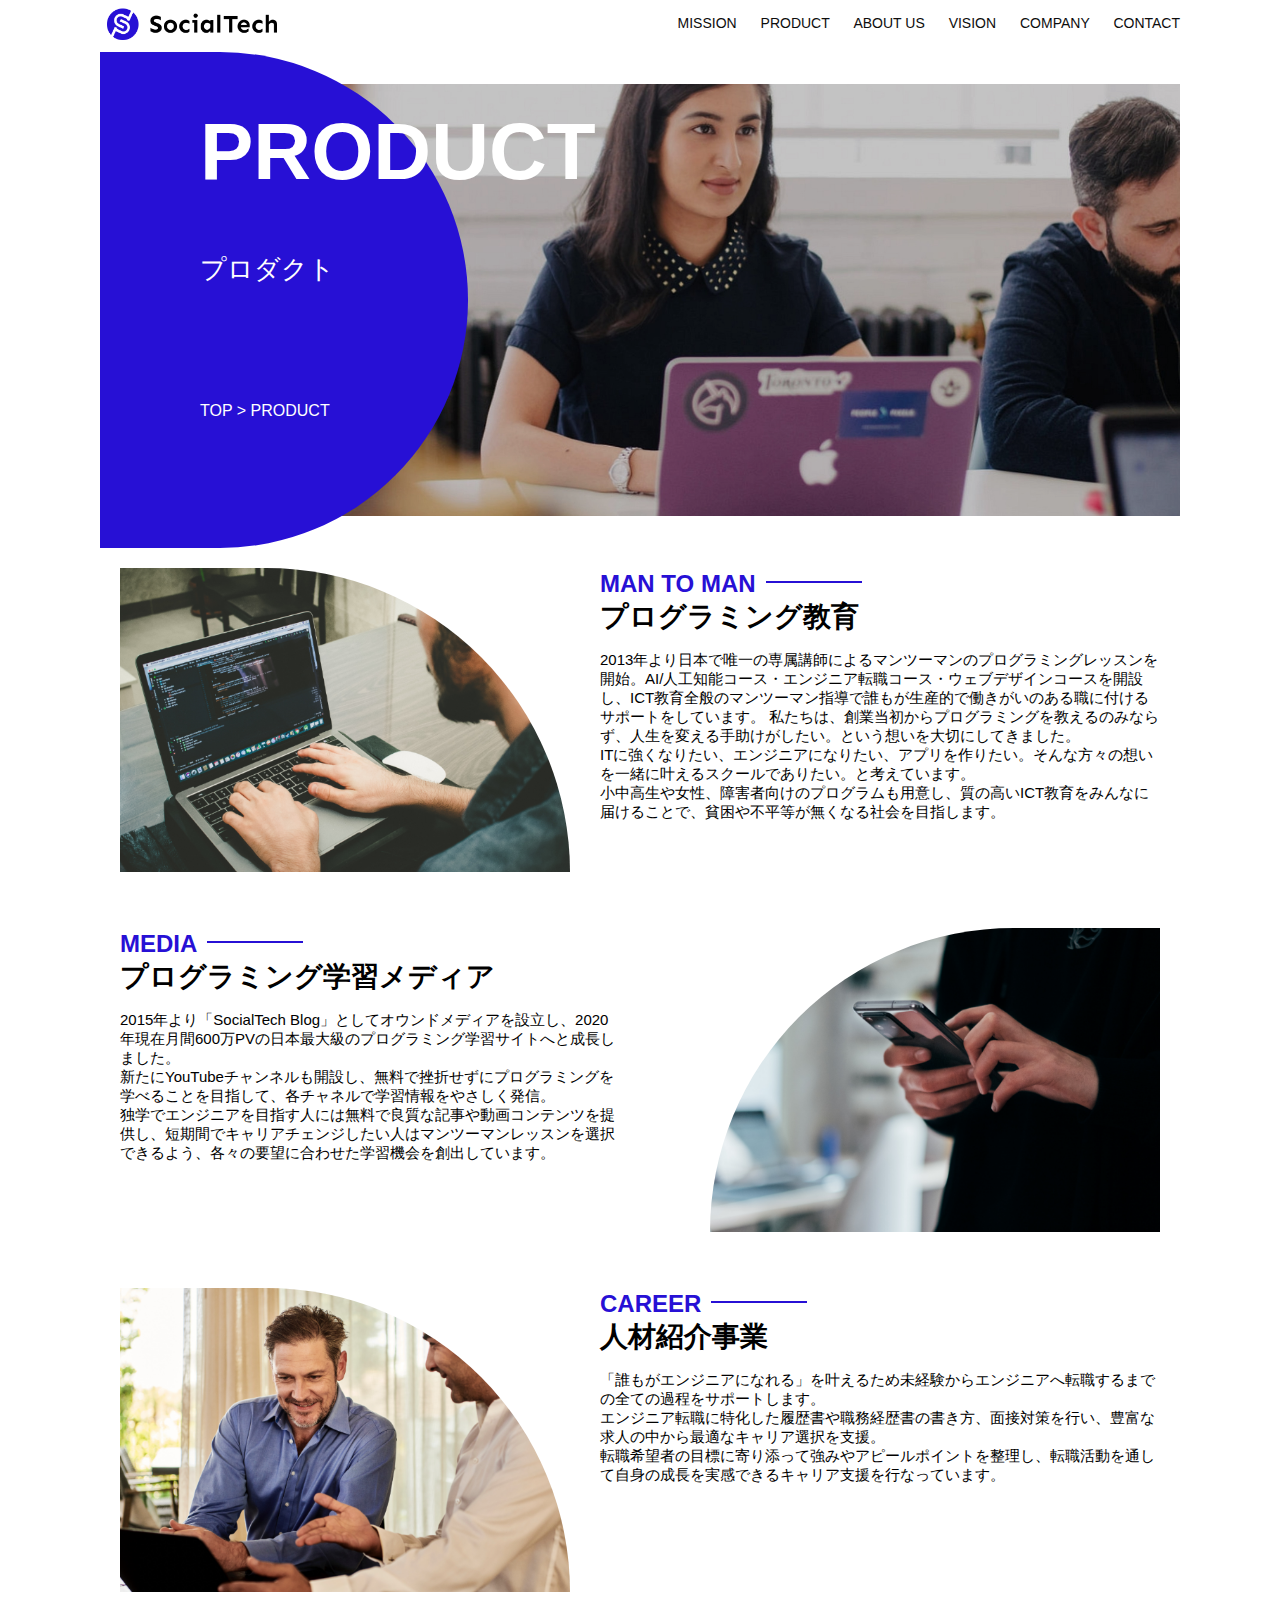
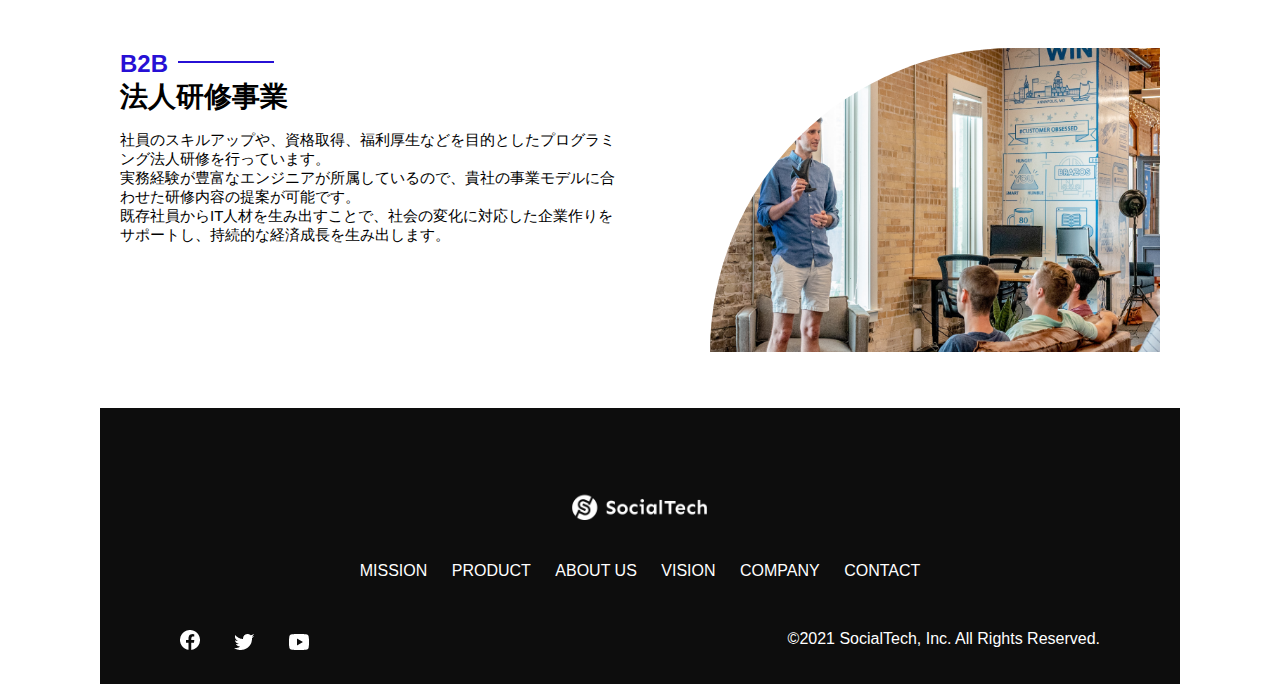
<file: kadai_tutorial_output/product.html>
<!DOCTYPE html>
<html>
<head>
  <title>SocialTech -PRODUCT プロダクト-</title>
  <meta charset="UTF-8">
  <meta name="description" content="SocialTechの4つのプロダクトを紹介します">
  <meta name="viewport" content="width=device-width, initial-scale=1.0">
  <link rel="stylesheet" href="style.css.css">
</head>

<body>
  <!-- ヘッダー -->
  <header>
    <!-- ロゴ -->
    <a href="index.html" id="logo"><img src="images/logo.png" alt="トップページに戻る"></a>

    <!-- PC用ナビゲーション -->
    <nav id="nav-pc">
      <a href="mission.html">MISSION</a>
      <a href="product.html">PRODUCT</a>
      <a href="index.html#aboutus">ABOUT US</a>
      <a href="index.html#vision">VISION</a>
      <a href="index.html#company">COMPANY</a>
      <a href="index.html#contact">CONTACT</a>
    </nav>

    <!-- スマホ用メニューボタン -->
    <img id="menu-sp" src="images/button-menu.png" alt="ナビゲーションを開く" onclick="document.getElementById('nav-sp').style.display = 'block'">

    <!-- スマホ用ナビゲーション -->
    <nav id="nav-sp">
      <img id="close" src="images/button-close.png" alt="ナビゲーションを閉じる" onclick="document.getElementById('nav-sp').style.display = 'none'">
      <a id="logo-sp" href="index.html" onclick="document.getElementById('nav-sp').style.display = 'none'"><img
          src="images/logo-sp.png" alt="トップページに戻る"></a>
      <a class="menu" href="mission.html" onclick="document.getElementById('nav-sp').style.display = 'none'">MISSION</a>
      <a class="menu" href="product.html" onclick="document.getElementById('nav-sp').style.display = 'none'">PRODUCT</a>
      <a class="menu" href="index.html#aboutus" onclick="document.getElementById('nav-sp').style.display = 'none'">ABOUT
        US</a>
      <a class="menu" href="index.html#vision"
        onclick="document.getElementById('nav-sp').style.display = 'none'">VISION</a>
      <a class="menu" href="index.html#company"
        onclick="document.getElementById('nav-sp').style.display = 'none'">COMPANY</a>
      <a class="menu" href="index.html#contact"
        onclick="document.getElementById('nav-sp').style.display = 'none'">CONTACT</a>
      <div id="sns">
        <a href="https://www.facebook.com/sejuku2013"><img src="images/button-facebook.png" alt="Facebookのリンク"></a>
        <a href="https://twitter.com/samuraijuku"><img src="images/button-twitter.png" alt="Twitterのリンク"></a>
        <a href="https://www.youtube.com/channel/UCCFOQO5aDK0xXam4cUQXT8g"><img src="images/button-youtube.png" alt="YouTubeのリンク"></a>
      </div>
    </nav>
  </header>
  <main>
    <article>
        <section id="product-main">
            <div id="product-title">
              <h1>PRODUCT</h1>
              <span>プロダクト</span>
              <div>TOP > PRODUCT</div>
            </div>
          </section>
          <section class="product-section1">
            <img src="images/product/product-mantoman.png" alt="PCでコードを書く男性">
            <div>
              <h2 class="product-h2">MAN TO MAN</h2>
              <h3 class="product-h3">プログラミング教育</h3>
              <p>
                2013年より日本で唯一の専属講師によるマンツーマンのプログラミングレッスンを開始。AI/人工知能コース・エンジニア転職コース・ウェブデザインコースを開設し、ICT教育全般のマンツーマン指導で誰もが生産的で働きがいのある職に付けるサポートをしています。
                私たちは、創業当初からプログラミングを教えるのみならず、人生を変える手助けがしたい。という想いを大切にしてきました。<br>ITに強くなりたい、エンジニアになりたい、アプリを作りたい。そんな方々の想いを一緒に叶えるスクールでありたい。と考えています。<br>小中高生や女性、障害者向けのプログラムも用意し、質の高いICT教育をみんなに届けることで、貧困や不平等が無くなる社会を目指します。
              </p>
            </div>
          </section>
          <section class="product-section2">
            <div>
              <h2 class="product-h2">MEDIA</h2>
              <h3 class="product-h3">プログラミング学習メディア</h3>
              <p>2015年より「SocialTech
                Blog」としてオウンドメディアを設立し、2020年現在月間600万PVの日本最大級のプログラミング学習サイトへと成長しました。<br>新たにYouTubeチャンネルも開設し、無料で挫折せずにプログラミングを学べることを目指して、各チャネルで学習情報をやさしく発信。<br>独学でエンジニアを目指す人には無料で良質な記事や動画コンテンツを提供し、短期間でキャリアチェンジしたい人はマンツーマンレッスンを選択できるよう、各々の要望に合わせた学習機会を創出しています。
              </p>
            </div>
            <img src="images/product/product-media.png" alt="スマートフォンを操作する人">
          </section>
          <section class="product-section1">
            <img src="images/product/product-career.png" alt="笑顔で話し合う2人の男性">
            <div>
              <h2 class="product-h2">CAREER</h2>
              <h3 class="product-h3">人材紹介事業</h3>
              <p>
                「誰もがエンジニアになれる」を叶えるため未経験からエンジニアへ転職するまでの全ての過程をサポートします。<br>エンジニア転職に特化した履歴書や職務経歴書の書き方、面接対策を行い、豊富な求人の中から最適なキャリア選択を支援。<br>転職希望者の目標に寄り添って強みやアピールポイントを整理し、転職活動を通して自身の成長を実感できるキャリア支援を行なっています。<br>
              </p>
            </div>
          </section>
          <section class="product-section2">
            <div>
              <h2 class="product-h2">B2B</h2>
              <h3 class="product-h3">法人研修事業</h3>
              <p>
                社員のスキルアップや、資格取得、福利厚生などを目的としたプログラミング法人研修を行っています。<br>実務経験が豊富なエンジニアが所属しているので、貴社の事業モデルに合わせた研修内容の提案が可能です。<br>既存社員からIT人材を生み出すことで、社会の変化に対応した企業作りをサポートし、持続的な経済成長を生み出します。
              </p>
            </div>
            <img src="images/product/product-b2b.png" alt="講演中の男性とそれを聴く人々">
          </section>
    </article>
    <footer>
      <div id="footer-logo">
        <img src="images/logo-sp.png" alt="SocialTech">
      </div>
      <div id="footer-link">
        <a href="mission.html">MISSION</a>
        <a href="product.html">PRODUCT</a>
        <a href="index.html#aboutus">ABOUT US</a>
        <a href="index.html#vision">VISION</a>
        <a href="index.html#company">COMPANY</a>
        <a href="index.html#contact">CONTACT</a>
      </div>
      <div id="sns-footer">
        <a href="https://www.facebook.com/sejuku2013"><img src="images/button-facebook.png" alt="Facebookのリンク"></a>
        <a href="https://twitter.com/samuraijuku"><img src="images/button-twitter.png" alt="Twitterのリンク"></a>
        <a href="https://www.youtube.com/channel/UCCFOQO5aDK0xXam4cUQXT8g"><img src="images/button-youtube.png" alt="YouTubeのリンク"></a>
        <span id="copyright">&copy;2021 SocialTech, Inc. All Rights Reserved. </span>
      </div>
    </footer>
  </main>
</body>

</html>
</file>
<file: html-css-kadai_013/style.css>
/* PC、スマホ共通スタイル */
body {
    font-family: "Source Sans Pro", "Hiragino Kaku Gothic ProN", Meiryo, Arial,
      sans-serif;
  }
  
  p {
    font-size: 15px;
  }
  
  #main-visual>img {
    width: 100%;
  }
  
  /*================
  PC用のスタイル 
  =================*/
  @media screen and (min-width: 768px) {
    /* 横幅設定 */
    body {
      max-width: 1080px;
      min-width: 960px;
      margin: 0 auto 0 auto;
    }
  
    /* ヘッダー */
    header {
      display: flex;
      justify-content: space-between;
    }
  
    /* ナビゲーションのレイアウト */
    #nav-pc {
      text-align: right;
      font-size: 14px;
      padding-top: 15px;
    }
  
    /* ナビゲーションのリンクの装飾設定 */
    #nav-pc>a {
      text-decoration: none;
      margin-left: 20px;
    }
  
    #nav-pc>a:link {
      color: #0d0d0d;
    }
  
    #nav-pc>a:visited {
      color: #0d0d0d;
    }
  
    #nav-pc>a:hover {
      color: #0d0d0d;
      text-decoration: underline;
    }
  
    #nav-pc>a:active {
      color: #0d0d0d;
    }

    #menu-sp {
      display: none;
    }

    #nav-sp {
      display: none;
    }
  }

   /*================
  スマートフォン用のスタイル 
  =================*/
  @media screen and (max-width: 767px) {
    body {
        min-width: 375px;
        margin: 0;
      }
    
      /* PC用ナビゲーション非表示 */
      #nav-pc {
        display: none;
      }
    
      /* ハンバーガーメニュー */
      #menu-sp {
        float: right;
        padding: 0;
      }
      
      /*スマホ用ナビゲーション*/
      #nav-sp {
        background-color:#ce933e;
        position:absolute;
        left: 0;
        top: 0;
        height: 100%;
        width: 100%;
        display: none;
        z-index: 100;
      }
      
      /* ×ボタン */
      #close {
        position: absolute;
        top: 20px;
        right: 20px;
      }

      /* ナビゲーションメニュー用ロゴ */
      #logo-sp {
         margin: 80px 0 30px 20px;
      }
      
      /* ナビゲーションのリンクの装飾設定 */
       #nav-sp > a {
        display: block;
      }
       #nav-sp > a:link {
        color: #ffffff;
      }
       #nav-sp > a:visited {
        color: #ffffff;
      }
       #nav-sp > a:hover {
        color: #ffffff;
        text-decoration: underline;
      }
       #nav-sp > a:active {
        color: #ffffff;
      }
       #nav-sp > .menu {
        text-decoration: none;
        display: block;
        margin: 0 20px 0 20px;
        height: 44px;
        font-size: 16px;
        background-image: url("images/arrow.png");
        background-repeat: no-repeat;
        background-position: right top;
      }
  }
</file>
<file: kadai_tutorial_output/style.css.css>
/* PC、スマホ共通スタイル */
body {
    font-family: "Source Sans Pro", "Hiragino Kaku Gothic ProN", Meiryo, Arial, sans-serif;
  }
  
  p {
    font-size: 15px;
  }

/*================
PC用のスタイル
=================*/
  @media screen and (min-width: 768px) {
  /* 横幅設定 */
  body {
    max-width: 1080px;
    min-width: 960px;
    margin: 0 auto 0 auto;
  }
  
  /* ヘッダー */
  header {
    display: flex;
    justify-content: space-between;
  }

  /* ナビゲーションのレイアウト */
  #nav-pc {
    font-size: 14px;
    padding-top: 15px;
  }
  
  /* ナビゲーションのリンクの装飾設定 */
  #nav-pc > a {
    text-decoration: none;
    margin-left: 20px;
  }
  #nav-pc > a:link {
    color: #0d0d0d;
  }
  #nav-pc > a:visited {
    color: #0d0d0d;
  }
  #nav-pc > a:hover {
    color: #0d0d0d;
    text-decoration: underline;
  }
  #nav-pc > a:active {
    color: #0d0d0d;
  }

 /* スマホ用ナビを非表示 */
 #nav-sp,
 #menu-sp {
   display: none;
 }

  /* メインビジュアル*/
  #main-visual {
    position: relative;
    height: 400px;
  }

  #main-message {
    position: absolute;
    top: 0;
    left: 0;
    background-color: #2710d5;
    color: #ffffff;
    border-radius: 0 0 476px 0;
    max-width: 620px;
    height: 100%;
    width: 100%;
    z-index: 11;
  }

  #main-message > h1 {
    font-size: 60px;
    font-weight: bold;
    margin: 100px 0 0 50px;
  }
  #main-message > p { 
    font-size: 28px;
    margin: 0 0 0 50px;
  }

  #main-visual > img {
    max-width: 620px;
    border-radius: 476px 0 0 0;
    position: absolute;
    top: 0;
    right: 0;
    z-index: 10;
  }

  /* 見出し */
  h2 {
    margin: 40px 0 0 0;
  }
  
  h2::after {
    content: url("images/line.png");
    margin-left: 10px;
  }
  
  h3 {
    font-size: 27px;
  }

  /* ミッション */
  #mission {
    margin: 80px auto 80px auto;
    width: 100%;
  }
  
  #mission-flex {
    width: 100%;
    display: flex;
  }

  #mission-flex > div {
    width: 50%;
    margin: 20px;
  }
  
  #mission-photo {
    width: 100%;
  }
  
  #s2dgs {
    margin-top: 50px;
    width: 100%;
  }

  /* プロダクト */
  #product {
    background-color: #fafafa;
    margin: 80px 0 80px 0;
    padding: 10px 40px 0px 40px;
  }
  
  /* 外枠 */
  #product > div {
    margin-top: 40px;
    display: flex;
  }
  
  /* 左のカラム */
  #product-left {
    width: 50%;
    margin-right: 20px;
  }
  
  /* 右のカラム */
  #product-right {
    width: 50%;
    margin-left: 20px;
    margin-top: 80px;
  }
  
  /* 画像＋説明の枠 */
  #product-left > div {
    position: relative;
    height: 480px;
    margin-right: 20px;
  }
  #product-right > div {
    position: relative;
    height: 480px;
    margin-left: 20px;
  }

  /* 画像 */
  .product-photo {
    width: 100%;
  }

  /* 説明文の枠 */
  .product-explain {
    background-color: #ffffff;
    position: absolute;
    left: 0;
    top: 280px;
    margin: 0 40px 0 40px;
    padding: 20px;
    box-shadow: 5px 5px 10px rgba(0, 0, 0, 0.05);
  }
  
  /* 説明文の英語 */
  .product-explain > span {
    color: #2710d5;
    font-weight: bold;
    font-size: 16px;
    margin: 0;
  }
  
  /* 説明文の見出し */
  .product-explain > h3 {
    font-size: 20px;
    margin: 5px 0 5px 0;
  }
  
  /* 説明文 */
  .product-explain > p {
    font-size: 14px;
    margin: 0;
  }
  
  /* 「もっとみる」ボタン */
  #product-more {
    margin: 0 auto -42px auto;
  }

  /* ABOUT US */
  #aboutus {
    margin: 80px auto 80px auto;
  }
  
  /* 3つの組織文化と画像を入れる枠 */
  #aboutus > div {
    display: flex;
  }

   /* 画像 */
   .culture-img {
    width: 100%;
    align-self: flex-start;
  }
  
  .culture-img2 {
    margin-top: 50px;
    width: 100%;
  }

  /* 3つの組織文化の表 */
  .culture-table {
    margin-right: 50px;
  }

  /* 番号 */
  .culture-num {
    font-size: 80px;
    color: #2710d5;
    margin: 0 20px 0 0;
  }
  
  /* 組織文化英語 */
  .culture-en {
    color: #2710d5;
    font-weight: bold;
    font-size: 24px;
    display: block;
  }
  
  /* 組織文化日本語 */
  .culture-jp {
    font-size: 28px;
    font-weight: bold;
  }
  
  /* 説明文 */
  .culture-description {
    margin: 0;
  }

  /* ビジョン */
  #vision {
    margin: 80px auto 80px auto;
  }
  
  /* セクション内の外枠 */
  #vision > div {
    width: 100%;
    display: flex;
    justify-content: space-between;
    flex-wrap: wrap;
  }
  
  /* 7つの行動指針の枠 */
  .vision-box {
    width: 300px;
    height: 300px;
    margin-bottom: 30px;
    position: relative;
  }

  .vision-box > img {
    width: 100%;
    height: auto;
    position: absolute;
    top: 0;
    left: 0;
    z-index: 30;
  }
  
  .vision-box > span {
    position: absolute;
    top: 0;
    left: 0;
    z-index: 31;
    margin-right: 20px;
  }
  
  .vision-box > span > h4 {
    color: #2710d5;
    font-size: 19px;
    margin: 80px 0 0 0;
  }
  
  .vision-box > span > h4::first-letter {
    font-size: 40px;
  }
  
  .vision-box > span > h5 {
    font-size: 20px;
    margin: 0 0 0 0;
  }
  
  .vision-box > span > p {
    margin: 10px 0 0 0;
  }

/* 企業事例 */
#cases {
  margin: 40px auto 40px auto;
  width: 100%;
}

#cases>ul {
  display: flex;
  list-style: none;
  justify-content: center;
}

#cases>ul>li {
  width: 33%;
  margin: 20px;
}

/* カード */
.case-card {
  background-color: #ffffff;
  min-height: 400px;
  box-shadow: 5px 5px 15px rgba(0, 0, 0, 0.2);

}

/* 画像 */
.case-img {
  width: 100%;
}

/* テキスト情報 */
.case-info {
  padding: 10px 20px 10px 20px;
}

.case-name {
  color: #2710d5;
  font-size: 19px;
}

.case-content {
  font-size: 14px;
}

  /* 会社概要 */
  #company {
    margin: 80px auto 80px auto;
  }

  #company-table {
    width: 100%;
  }
 
  .tableheader {
    text-align: left;
    padding: 20px;
    border-bottom-color: #2710d5;
    border-bottom-width: 1px;
    border-bottom-style: solid;
    width: 100px;
  }
 
  .tableheader-first {
    text-align: left;
    padding: 20px;
    border-bottom-color: #2710d5;
    border-bottom-width: 1px;
    border-bottom-style: solid;
    border-top-color: #2710d5;
    border-top-width: 1px;
    border-top-style: solid;
    width: 100px;
  }
 
  .cell {
    padding: 30px;
    border-bottom-color: #ececec;
    border-bottom-width: 1px;
    border-bottom-style: solid;
  }
 
  .cell-first {
    padding: 30px;
    border-bottom-color: #ececec;
    border-bottom-width: 1px;
    border-bottom-style: solid;
    border-top-color: #ececec;
    border-top-width: 1px;
    border-top-style: solid;
  }

  #company > iframe {
    width: 100%;
    height: 368px;
    margin-top: 40px;
  }

   /* お問い合わせ */
   #contact {
    margin: 80px auto 80px auto;
  }
  
  /* 外枠 */
  #contact > form > div {
    display: flex;
    flex-direction: row;
    flex-wrap: wrap;
    padding-bottom: 30px;
  }

   /* 左列の見出し */
   .contact-heading {
    width: 240px;
    align-self: center;
  }
  /* 見出しのラベル */
  .contact-label {
    font-weight: bold;
  }
  /* 必須 */
  .contact-span {
    color: #ce2222;
    margin: 0 0 0 20px;
    font-weight: bold;
  }

  /* テキストボックス */
  .contact-textbox {
    border-top: 0;
    border-left: 0;
    border-right: 0;
    border-bottom-width: 1px;
    border-bottom-color: #707070;
    border-bottom-style: solid;
    background-color: #fafafa;
    width: 400px;
    height: 56px;
  }
  /* お問い合わせ内容のテキストエリア */
  .contact-textarea {
    border-top: 0;
    border-left: 0;
    border-right: 0;
    border-bottom-width: 1px;
    border-bottom-color: #707070;
    border-bottom-style: solid;
    background-color: #fafafa;
    width: 400px;
    height: 200px;
  }

  /* 個人情報の取り扱い */
  details {
    width: 700px;
  }
  details > div {
    background-color: #fafafa;
    padding: 20px;
  } 
  details > div > span {
    font-weight: bold;
  }

  /* フッター */
  footer {
    background-color: #0d0d0d;
    text-align: center;
    padding: 80px 80px 30px 80px;
  }
  
  #footer-logo {
    margin-bottom: 30px;
  }

  #footer-link {
    margin-bottom: 50px;
  }
  #footer-link > a {
    text-decoration: none;
    margin: 10px;
  }
  #footer-link > a:link {
    color: #ffffff;
  }
  #footer-link > a:visited {
    color: #ffffff;
  }
  #footer-link > a:hover {
    color: #ffffff;
    text-decoration: underline;
  }
  #footer-link > a:active {
    color: #ffffff;
  }

  #sns-footer {
    text-align: left;
    width: 100%;
  }
 
  #sns-footer > a {
    margin-right: 30px;
  }
  
  #copyright {
    color: #ffffff;
    float: right;
  }

  /* mission.html用スタイル */
   /* ミッションのメインビジュアル */
   #mission-main {
    height: 496px;
    width: 100%;
    background-image: url("images/mission/mission-main.png");
    background-repeat: no-repeat;
    background-position-y: center;
  }

  #mission-title {
    background-color: #2710d5;
    width: 368px;
    color: #ffffff;
    height: 496px;
    border-radius: 0 248px 248px 0;
    position: relative;
  }

  #mission-title > h1 {
    position: absolute;
    top: 0;
    left: 100px;
    font-size: 80px;
  }

  #mission-title > span {
    position: absolute;
    top: 200px;
    left: 100px;
    font-size: 26px;
  }

  #mission-title > div {
    position: absolute;
    top: 350px;
    left: 100px;
    font-size: 16px;
  }

  #mission-s2dgs {
    width: 100%;
    margin: 20px;
  }

  .mission-h2 {
    color: #2710d5;
    font-size: 40px;
  }

  .mission-h2::after {
    content: none;
  }

  #mission-5goals {
    margin: 20px;
    display: flex;
  }

  #mission-5goals > div {
    flex-grow: 1;
    padding: 20px;
  }

  #mission-5goals > div > div {
    margin-bottom: 40px;
  }

  .fivegoals-image-right {
    float: right;
    margin: 20px;
  }

  .fivegoals-image-left {
    float: left;
    margin: 20px;
  }

  .fivegoals-number {
    color: #2710d5;
    font-size: 48px;
    margin: 0;
  }

  .fivegoals-h3 {
    font-size: 28px;
    margin: 0;
  }

  .fivegoals-p {
    margin: 0;
  }

  /* プロダクトページ */
  #product-main {
    height: 496px;
    width: 100%;
    background-image: url("images/product/product-main.png");
    background-repeat: no-repeat;
    background-position-y: center;
  }

  #product-title {
    background-color: #2710d5;
    width: 368px;
    color: #ffffff;
    height: 496px;
    border-radius: 0 248px 248px 0;
    position: relative;
  }
  #product-title > h1 {
    position: absolute;
    top: 0;
    left: 100px;
    font-size: 80px;
  }

  #product-title > span {
    position: absolute;
    top: 200px;
    left: 100px;
    font-size: 26px;
  }

  #product-title > div {
    position: absolute;
    top: 350px;
    left: 100px;
    font-size: 16px;
  }

   /* セクション1 */
   .product-section1 {
    position: relative;
    margin: 20px;
    height: 340px;
  }

  .product-section1 > img {
    position: absolute;
    top: 0;
    left: 0;
    width: 450px;
    margin: 0 40px 30px 0;
    border-radius: 0 432px 0 0;
  }

  .product-section1 > div {
    position: absolute;
    top: 0;
    left: 480px;
  }

  /* セクション2 */
  .product-section2 {
    position: relative;
    margin: 20px;
    height: 340px;
  }

  .product-section2 > img {
    position: absolute;
    top: 0;
    right: 0;
    width: 450px;
    margin: 0 0 30px 40px;
    border-radius: 432px 0 0 0;
  }

  .product-section2 > div {
    width: 500px;
    position: absolute;
    top: 0;
    left: 0;
  }

  .product-h2 {
    color: #2710d5;
    font-size: 24px;
    margin: 0;
  }

  .product-h3 {
    font-size: 28px;
    margin: 0;
  }
}
/*====================
  スマートフォン用のスタイル
  =====================*/
  @media screen and (max-width: 767px) {
    body {
      min-width: 375px;
      margin: 0;
    }
  
    /* PC用ナビゲーション非表示 */
    #nav-pc {
      display: none;
    }
  
    /* ハンバーガーメニュー */
    #menu-sp {
      float: right;
      padding: 0;
    }

    /* スマホ用ナビゲーションの表示切替 */
   /* 初期状態、レイアウトと非表示設定 */
   #nav-sp {
    background-color: #2710d5;
    position: absolute;
    left: 0;
    top: 0;
    height: 100%;
    width: 100%;
    display: none;
    z-index: 100;
   }

    /* ×ボタン */
    #close {
      position: absolute;
      top: 20px;
      right: 20px;
    }
  
    /* ナビゲーションメニュー用ロゴ */
    #logo-sp {
      margin: 80px 0 30px 20px;
    }

     /* ナビゲーションのリンクの装飾設定 */
   #nav-sp > a {
    display: block;
  }
  #nav-sp > a:link {
    color: #ffffff;
  }
  #nav-sp > a:visited {
    color: #ffffff;
  }
  #nav-sp > a:hover {
    color: #ffffff;
    text-decoration: underline;
  }
  #nav-sp > a:active {
    color: #ffffff;
  }
  #nav-sp > .menu {
    text-decoration: none;
    display: block;
    margin: 0 20px 0 20px;
    height: 44px;
    font-size: 16px;
    background-image: url("images/arrow.png");
    background-repeat: no-repeat;
    background-position: right top;
  }

  #sns {
    position: absolute;
    bottom: 20px;
    left: 20px;
  }
  #sns > a {
    margin-right: 30px;
  }

  /* メインビジュアル */
  #main-visual {
    position: relative;
    height: 470px;
    width: 100%;
    overflow: hidden;
  }
  #main-visual > div {
    position: absolute;
    top: 0;
    left: 0;
    background-color: #2710d5;
    color: white;
    border-radius: 0 0 476px 0;
    text-align: center;
    height: 280px;
    width: 100%;
    z-index: 11;
  }
  #main-visual > div > h1 {
    font-size: 28px;
    margin: 90px 0 0 0;
  }

  #main-visual > div > p {
    margin: 0;
  }

  #main-visual > img {
    width: 100%;
    border-radius: 476px 0 0 0;
    z-index: 10;
    position: absolute;
    bottom: 0;
    right: 0;
  }

  /* 見出し */
  h2::after {
    content: url("images/line.png");
    margin-left: 10px;
  }

  h3 {
    font-size: 24px;
    margin: 10px 0 0 0;
  }

   /* ミッション */
   #mission {
    margin: 20px;
  }

  #mission-photo {
    width: 100%;
  }

  #s2dgs {
    width: 100%;
  }

   /* プロダクト */
   #product {
    background-color: #fafafa;
    padding-top: 10px;
  }

  #product h2 {
    margin-left: 20px;
  }
  /* 外枠 */
  /* 左右のカラム　スマホでは縦並び */
  #product-left,
  #product-right {
    margin-right: 20px;
    margin-left: 20px;
  }

  /* 画像＋説明の枠 */
  #product-left > div,
  #product-right > div {
    position: relative;
    height: 540px;
  }

  /* 説明文の枠 */
  .product-explain {
    background-color: #ffffff;
    position: absolute;
    left: 0;
    bottom: 50px;
    padding: 20px;
    box-shadow: 5px 5px 10px rgba(0, 0, 0, 0.05);
  }

  .product-explain > span {
    color: #2710d5;
    font-weight: bold;
    font-size: 16px;
    margin: 0px;
  }

  .product-explain > h3 {
    margin: 10px 0 10px 0;
  }

  /* 画像 */
  .product-photo {
    width: 100%;
  }

  #product-more > img {
    margin: 0 0 -42px 20px;
  }

   /* ABOUT US */
   #aboutus {
    margin: 80px 20px 80px 20px;
  }

  #aboutus > div {
    display: flex;
    flex-direction: column;
  }

  .culture-table {
    width: 100%;
    padding-right: 20px;
    order: 2;
  }
  .culture-img {
    width: 100%;
    order: 1;
  }

  .culture-img2 {
    width: 100%;
  }

  .culture-num {
    font-size: 80px;
    color: #2710d5;
  }

  .culture-en {
    color: #2710d5;
    font-weight: bold;
    font-size: 24px;
    display: block;
  }

  .culture-jp {
    display: block;
  }

  .culture-description {
    margin: 0;
  }

   /* ビジョン */
   #vision {
    margin: 80px 20px 80px 20px;
  }

  .vision-box {
    width: 300px;
    height: 300px;
    margin-bottom: 30px;
    position: relative;
  }

  .vision-box > img {
    width: 100%;
    height: auto;
    position: absolute;
    top: 0;
    left: 0;
    z-index: 30;
  }

  .vision-box > span {
    position: absolute;
    top: 0;
    left: 0;
    z-index: 31;
    margin-right: 20px;
  }

  .vision-box > span > h4 {
    color: #2710d5;
    font-size: 19px;
    margin: 60px 0 0 0;
  }

  .vision-box > span > h5 {
    font-size: 20px;
    margin: 0 0 0 0;
  }
  .vision-box > span > p {
    margin: 10px 0 0 0;
  }

  /* 会社概要 */
  #company {
    margin: 0 20px 0 20px;
  }

  #company > h3 {
    margin-bottom: 20px;
  }

  #company > table {
    width: 100%;
  }

  .tableheader-first {
    text-align: left;
    padding: 20px;
    border-bottom-color: #2710d5;
    border-bottom-width: 1px;
    border-bottom-style: solid;
    border-top-color: #2710d5;
    border-top-width: 1px;
    border-top-style: solid;
    width: 50px;
  }
  .tableheader {
    text-align: left;
    padding: 20px;
    border-bottom-color: #2710d5;
    border-bottom-width: 1px;
    border-bottom-style: solid;
    width: 50px;
  }

  .cell {
    padding: 20px;
    border-bottom-color: #ececec;
    border-bottom-width: 1px;
    border-bottom-style: solid;
  }
  .cell-first {
    padding: 20px;
    border-bottom-color: #ececec;
    border-bottom-width: 1px;
    border-bottom-style: solid;
    border-top-color: #ececec;
    border-top-width: 1px;
    border-top-style: solid;
  }

  #company > iframe {
    width: 100%;
    height: 240px;
    margin: 40px 0 0 0;
  }

  /* お問い合わせ */
  #contact {
    margin: 80px 20px 80px 20px;
  }

  #contact > h3 {
    margin-bottom: 20px;
  }

  #contact > form > div {
    margin-bottom: 20px;
  }

  .contact-heading {
    margin-bottom: 20px;
  }

  /* ラベル */
  .contact-label {
    font-weight: bold;
  }

  /* 必須 */
  .contact-span {
    color: #ce2222;
    margin: 0 0 0 20px;
    font-weight: bold;
  }

  .contact-textbox {
    height: 56px;
    border-top: 0;
    border-left: 0;
    border-right: 0;
    background-color: #fafafa;
    border-bottom-color: #707070;
    border-bottom-width: 1px;
    border-style: solid;
    min-width: 300px;
    width: 100%;
  }

  .contact-textarea {
    height: 150px;
    border-top: 0;
    border-left: 0;
    border-right: 0;
    background-color: #fafafa;
    width: 100%;
  }

  .radiobutton {
    margin-bottom: 20px;
  }

  .radiobutton + label::after {
    content: "\A";
    white-space: pre;
  }

  /* フッター */
  footer {
    background-color: #0d0d0d;
    padding: 30px 20px 50px 20px;
  }

  #footer-logo {
    margin-bottom: 30px;
  }

  #footer-link {
    margin-bottom: 50px;
  }
  #footer-link > a {
    text-decoration: none;
    margin: 0 20px 30px 0;
    display: block;
    background-image: url("images/arrow.png");
    background-repeat: no-repeat;
    background-position: right top;
  }
  #footer-link > a:link {
    color: #ffffff;
  }
  #footer-link > a:visited {
    color: #ffffff;
  }
  #footer-link > a:hover {
    color: #ffffff;
    text-decoration: underline;
  }
  #footer-link > a:active {
    color: #ffffff;
  }

  #sns-footer > a {
    margin-right: 30px;
}

#copyright {
    font-size: 12px;
    display: block;
    margin-top: 30px;
    color: #ffffff;
   }

    /* mission.html用スタイル */
   /* ミッションのメインビジュアル */
   #mission-main {
    height: 256px;
    width: 100%;
    background-image: url("images/mission/mission-main.png");
    background-repeat: no-repeat;
    background-position-y: center;
    background-size: auto 208px;
  }

  #mission-title {
    background-color: #2710d5;
    width: 136px;
    color: #ffffff;
    height: 256px;
    border-radius: 0 248px 248px 0;
    position: relative;
  }
  #mission-title > h1 {
    position: absolute;
    top: 0;
    left: 20px;
    font-size: 40px;
  }

  #mission-title > span {
    position: absolute;
    top: 110px;
    left: 20px;
    font-size: 18px;
  }

  #mission-title > div {
    position: absolute;
    top: 180px;
    left: 20px;
    font-size: 13px;
  }

   /* ミッションページ　S2DGSの設定 */
   #mission-s2dgs {
    margin: 20px;
  }

  .mission-h2 {
    color: #2710d5;
    font-size: 38px;
    margin: 0px;
  }

  .mission-h2::after {
    content: none;
  }

  #mission-s2dgs > img {
    width: 100%;
  }

  /* ミッションページ　5Goalsの設定 */
  #mission-5goals {
    margin: 20px;
  }

  #mission-5goals > div > div {
    margin-bottom: 40px;
  }

  #s2dgs-image {
    width: 100%;
  }
  .fivegoals-image-right {
    margin: 20px auto 20px auto;
    display: block;
  }

  .fivegoals-image-left {
    margin: 20px auto 20px auto;
    display: block;
  }

  .fivegoals-number {
    color: #2710d5;
    font-size: 48px;
    margin: 0;
  }

  .fivegoals-h3 {
    font-size: 28px;
    margin: 0;
  }
  .fivegoals-p {
    margin: 0;
  }

  /* プロダクトページ */
  #product-main {
    height: 256px;
    width: 100%;
    background-image: url("images/product/product-main.png");
    background-repeat: no-repeat;
    background-position-y: center;
    background-size: auto 208px;
  }
  #product-title {
    background-color: #2710d5;
    width: 136px;
    color: #ffffff;
    height: 256px;
    border-radius: 0 248px 248px 0;
    position: relative;
  }
  #product-title > h1 {
    position: absolute;
    top: 0;
    left: 20px;
    font-size: 40px;
  }
  #product-title > span {
    position: absolute;
    top: 110px;
    left: 20px;
    font-size: 18px;
  }
  #product-title > div {
    position: absolute;
    top: 180px;
    left: 20px;
    font-size: 13px;
  }

  .product-section1 {
    margin: 20px;
  }

  .product-section1 > img {
    width: 100%;
    border-radius: 0 300px 0 0;
  }
  
  .product-section2 {
    margin: 20px;
    display: flex;
    flex-direction: column;
  }

  .product-section2 > img {
    order: 1;
    width: 100%;
    border-radius: 300px 0 0 0;
  }

  .product-section2 > div {
    order: 2;
  }

  .product-h2 {
    color: #2710d5;
    font-size: 24px;
    margin: 0;
  }

  .product-h3 {
    font-size: 28px;
    margin: 0;
  }
  }
</file>
